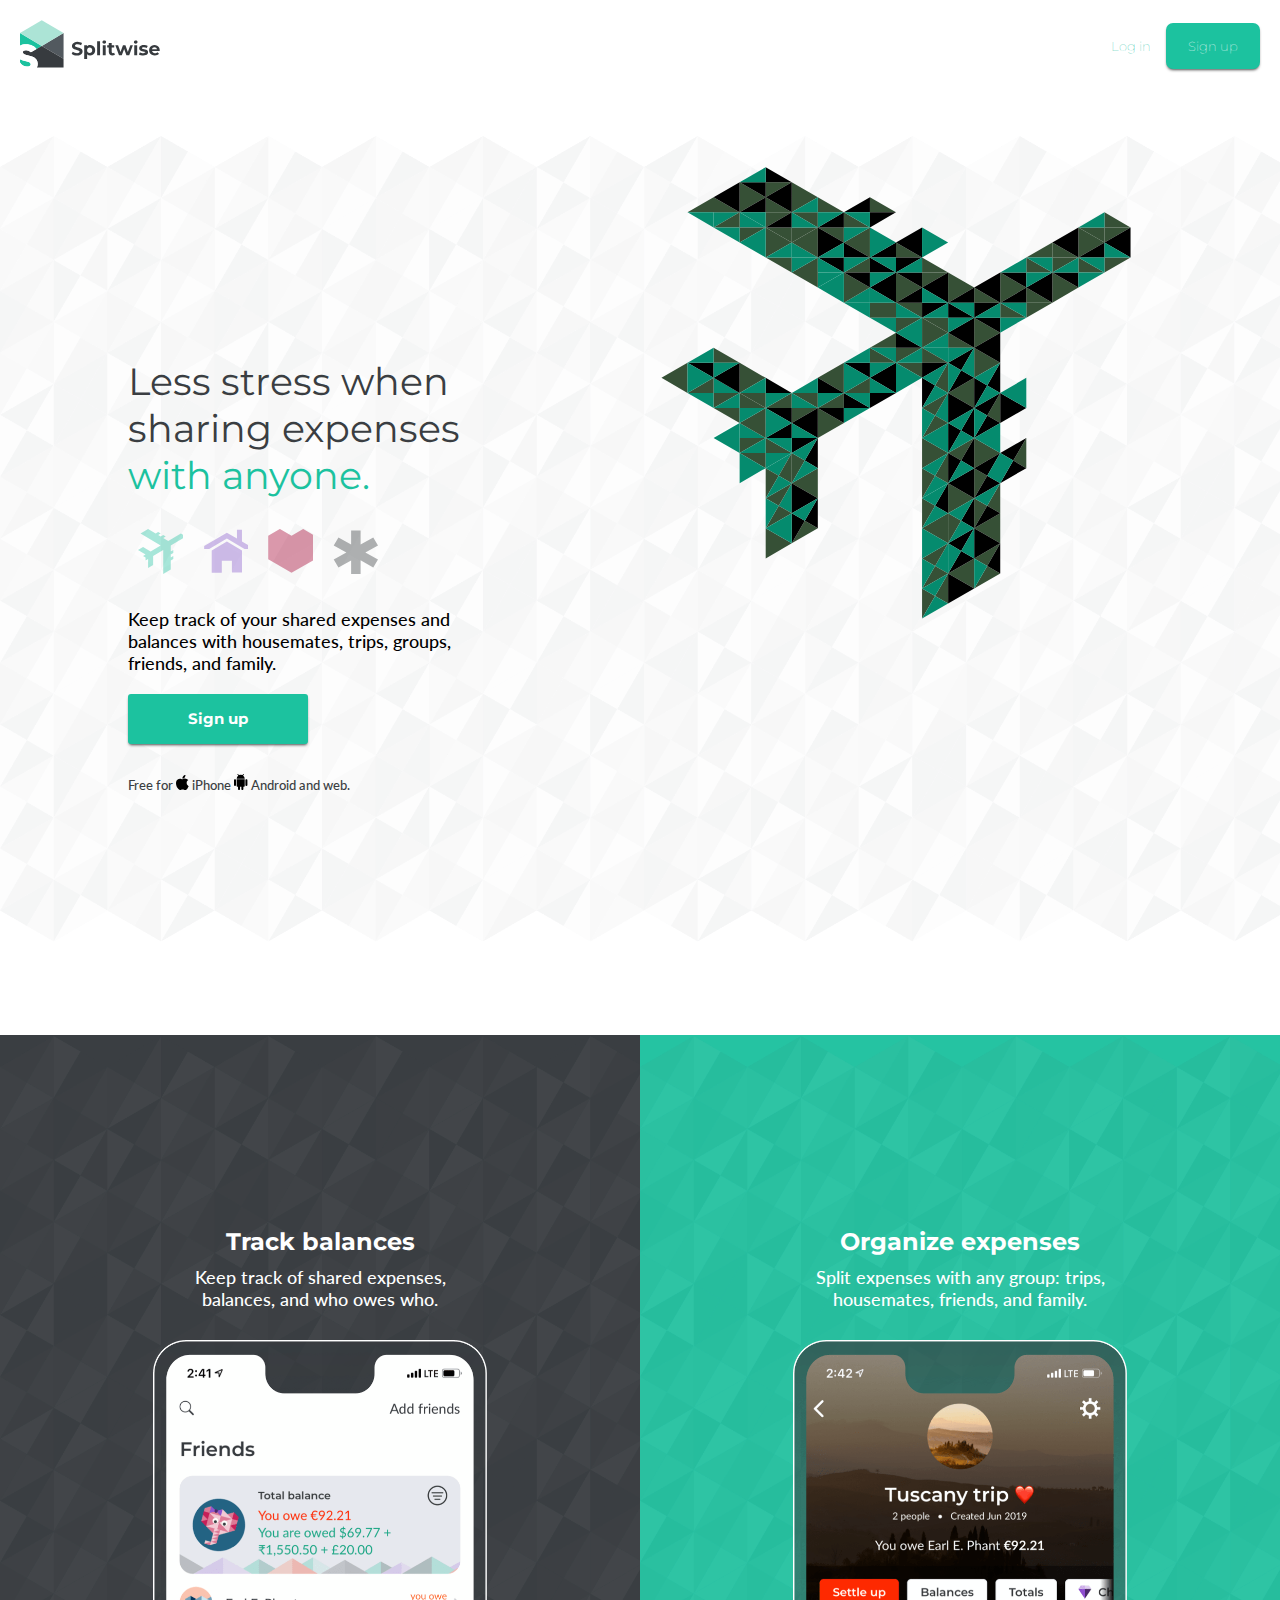
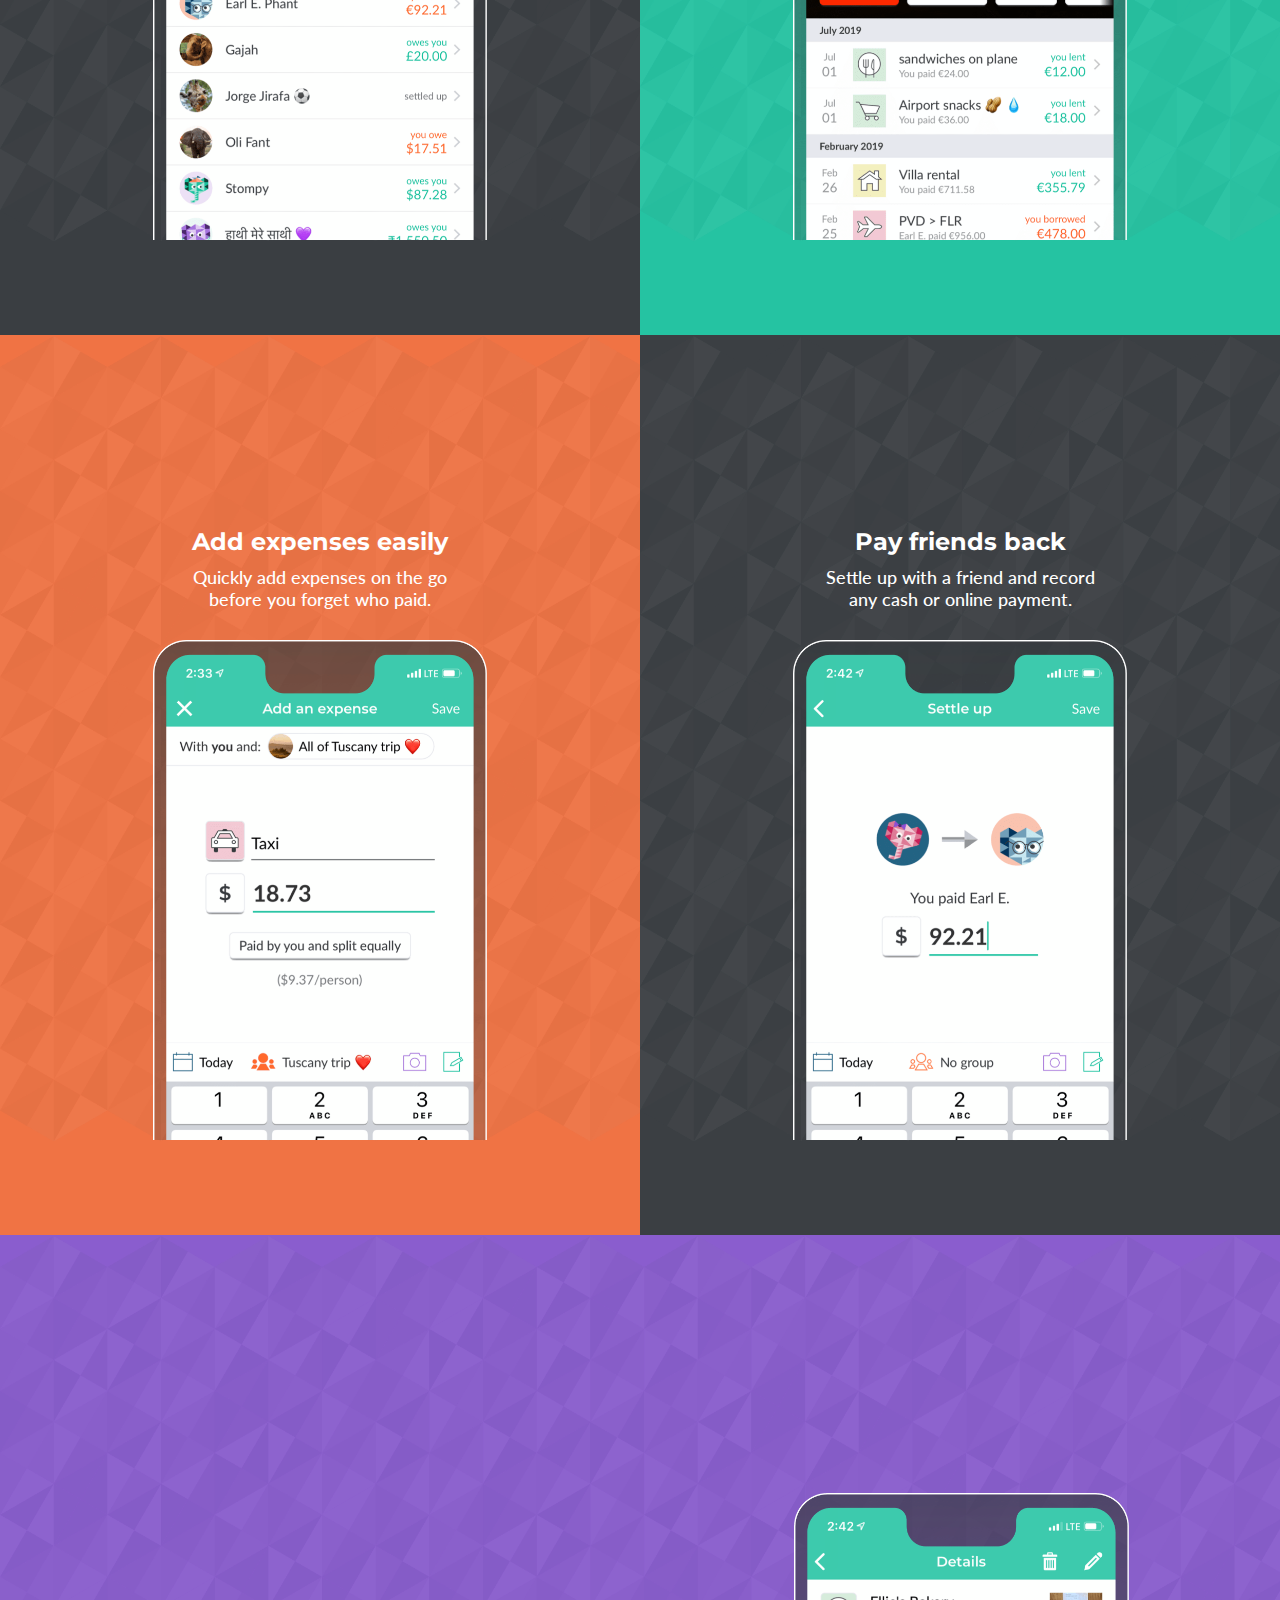
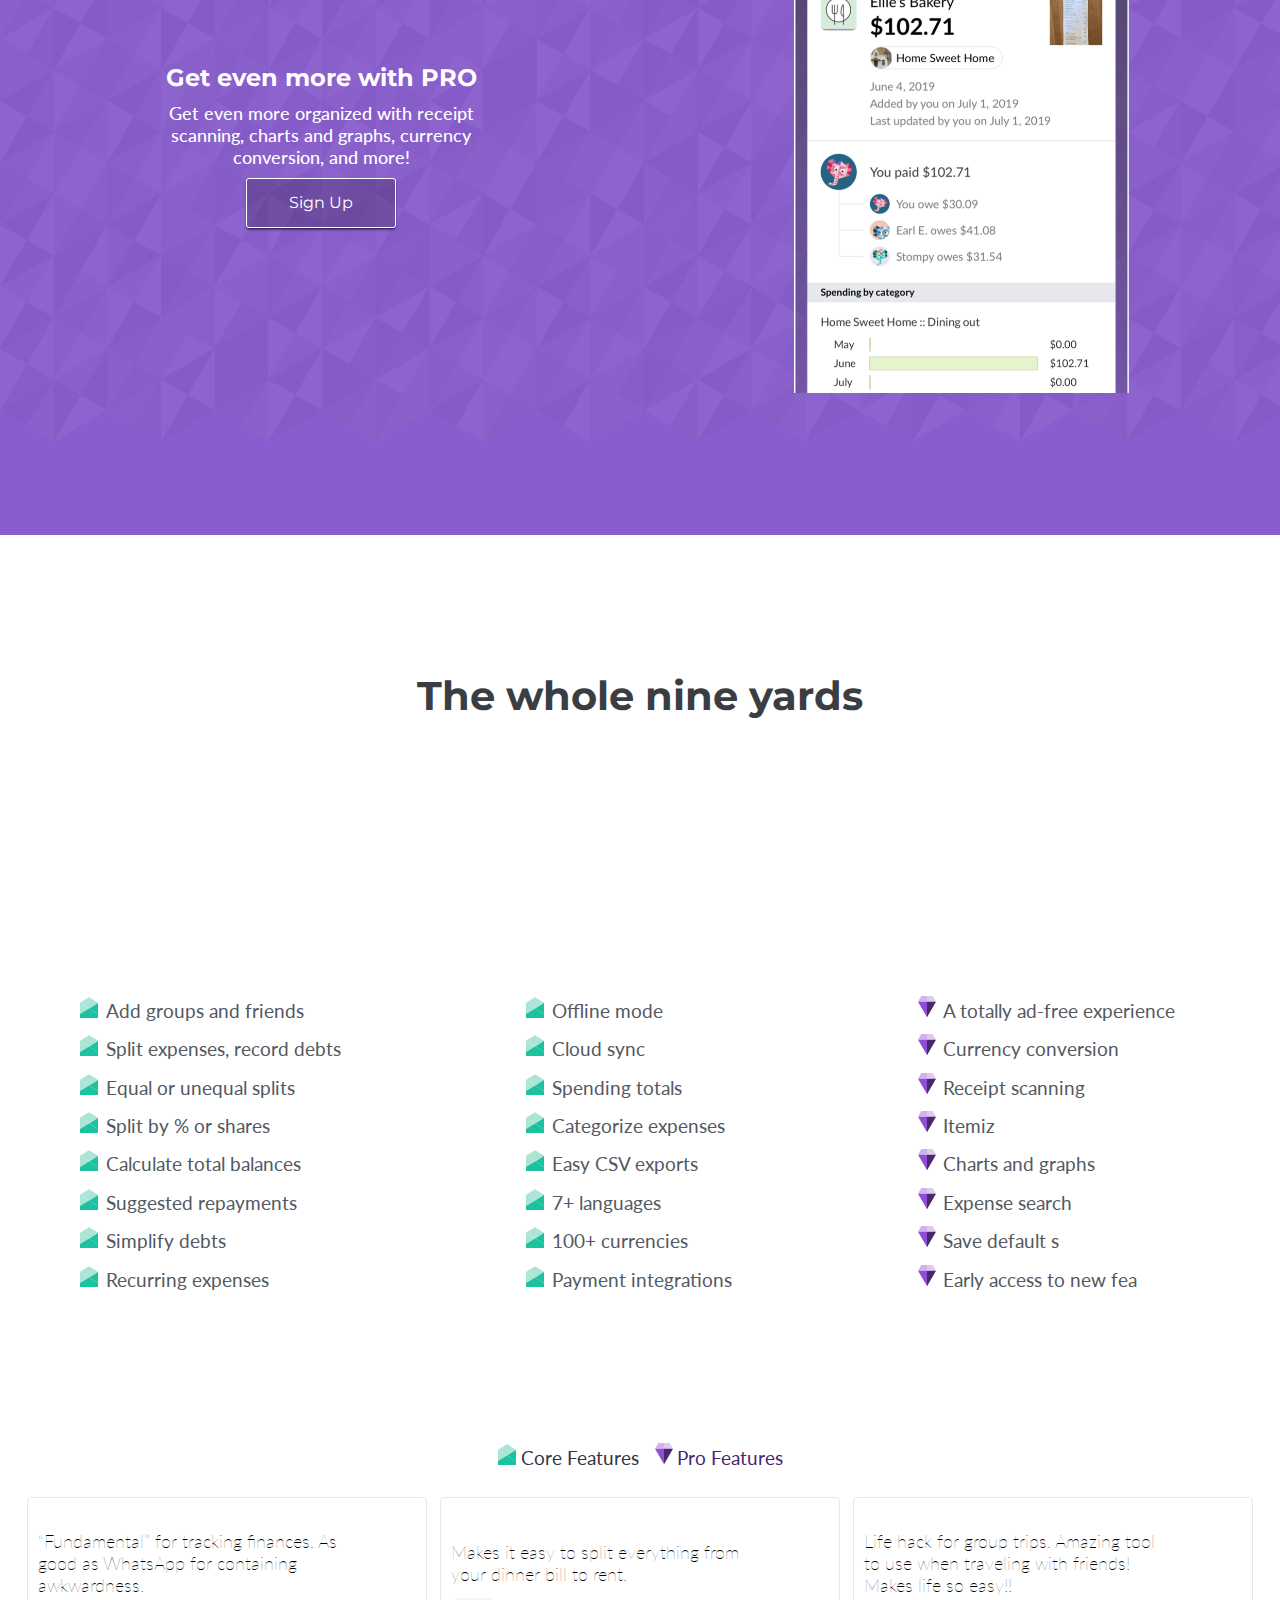
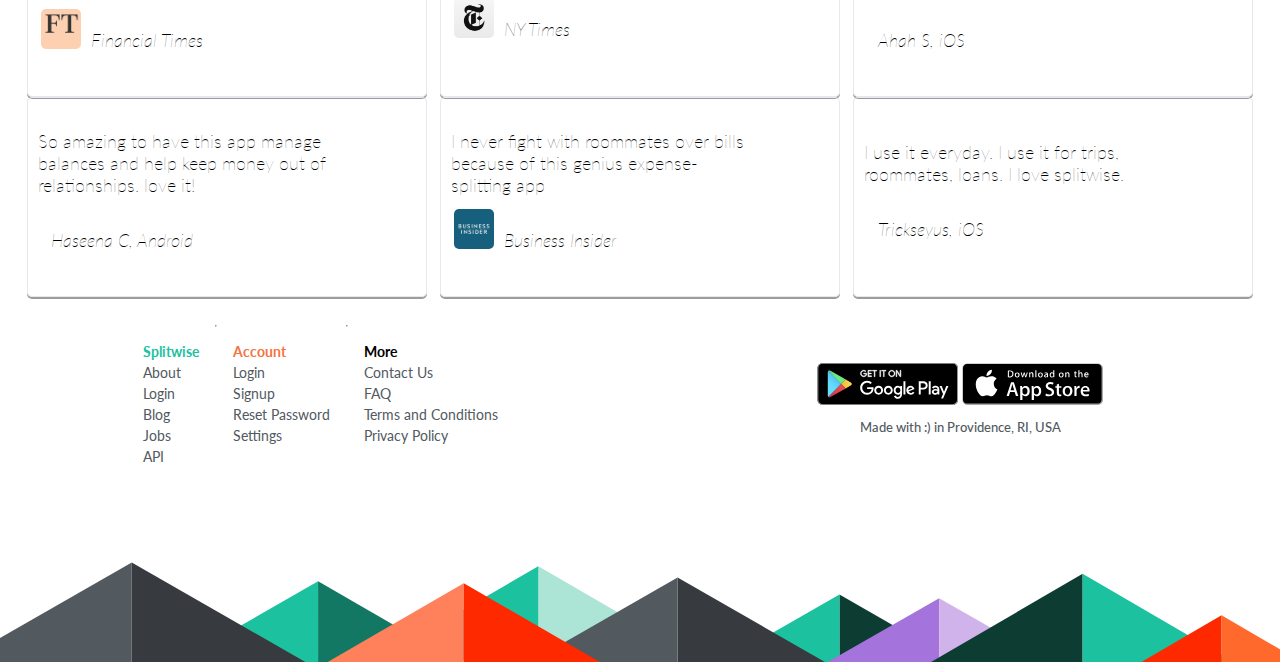
<file: splitwise/index.html>
<!DOCTYPE html>
<html lang="en">
<head>
    <meta charset="UTF-8">
    <meta name="viewport" content="width=device-width, initial-scale=1.0">
    <title>Splitwise</title>
    <!-- Google Fonts -->
    <link rel="preconnect" href="https://fonts.gstatic.com">
    <link href="https://fonts.googleapis.com/css2?family=Lato&family=Montserrat:wght@700&display=swap" rel="stylesheet">
    <link rel="stylesheet" href="style.css">
    <script src="https://code.jquery.com/jquery-3.5.1.js"></script>
    <script src="script.js"></script>
</head>
<body>    
    <nav>
        <ul>
            <li id="logo">
                
                <svg xmlns="http://www.w3.org/2000/svg" width="140" height="48" viewBox="0 0 140 48">
                    <path fill="#1CC29F" d="M16.543 28.966l5.232-3.073L0 13.103v12.631c1.632-.895 3.688-1.36 6.042-1.36 5.125 0 8.37 2.214 10.5 4.592M6.935 46.595c2.181 0 3.826-.654 3.826-2.327 0-1.71-2.11-2.364-4.72-3.02-1.942-.505-4.172-1.013-6.04-1.971v3.245c1.572 2.582 4.182 4.073 6.934 4.073"></path>
                    <path fill="#52595F" d="M43.55 38.683v-25.58l-21.775 12.79z"></path>
                    <path fill="#ACE4D6" d="M43.55 13.104L21.775.314 0 13.104l21.775 12.79z"></path>
                    <path fill="#373B3F" d="M21.775 25.893l-5.233 3.073-5.608 3.295c-1.433-1.16-3.256-1.996-4.928-1.996-2.038 0-3.075.69-3.075 1.964 0 1.473 1.419 2.175 3.384 2.745.412.119.847.233 1.3.347 4.326 1.054 10.117 2.4 10.117 8.437 0 1.268-.262 2.53-.836 3.683H43.55v-8.759l-21.775-12.79z"></path>
                    <path fill="#FFF" d="M7.615 35.32a37.409 37.409 0 0 1-1.3-.346c-1.965-.57-3.384-1.272-3.384-2.745 0-1.273 1.037-1.964 3.075-1.964 1.672 0 3.495.837 4.928 1.996l5.608-3.295c-2.131-2.378-5.375-4.593-10.5-4.593-2.355 0-4.41.466-6.042 1.36V39.278c1.869.958 4.099 1.465 6.042 1.972 2.61.655 4.719 1.309 4.719 3.019 0 1.673-1.645 2.327-3.826 2.327-2.752 0-5.362-1.49-6.935-4.073v4.92h16.896c.574-1.153.836-2.416.836-3.684 0-6.037-5.791-7.383-10.117-8.437"></path>
                    <path fill="#373B3F" d="M54.012 35.168c-.968-.285-1.747-.656-2.334-1.112l1.032-2.318c.562.418 1.23.754 2.005 1.007a7.43 7.43 0 0 0 2.324.38c.863 0 1.5-.13 1.912-.39.413-.259.619-.604.619-1.035a.994.994 0 0 0-.365-.788 2.768 2.768 0 0 0-.938-.504 18.837 18.837 0 0 0-1.547-.418c-1-.24-1.818-.48-2.455-.722a4 4 0 0 1-1.64-1.159c-.457-.532-.684-1.241-.684-2.128 0-.773.206-1.472.618-2.1.412-.626 1.034-1.123 1.866-1.49.83-.368 1.846-.552 3.046-.552a9.95 9.95 0 0 1 2.455.304c.8.203 1.5.494 2.1.874l-.938 2.337c-1.211-.696-2.424-1.045-3.636-1.045-.85 0-1.478.14-1.884.418-.406.279-.61.646-.61 1.102 0 .456.235.795.704 1.016.468.223 1.184.441 2.146.656 1 .241 1.818.482 2.456.722.637.241 1.183.621 1.64 1.14.455.52.685 1.223.685 2.11 0 .76-.21 1.453-.63 2.08-.418.627-1.045 1.124-1.883 1.491-.838.367-1.856.551-3.055.551-1.037 0-2.04-.142-3.009-.427zm17.49-2.85c.481-.513.722-1.2.722-2.062 0-.86-.241-1.548-.722-2.061-.48-.513-1.097-.77-1.846-.77-.75 0-1.366.257-1.847.77-.48.513-.722 1.2-.722 2.061 0 .862.241 1.549.722 2.062.48.513 1.097.77 1.847.77s1.365-.257 1.846-.77zm1.218-6.67a4.681 4.681 0 0 1 1.81 1.844c.437.792.656 1.713.656 2.764 0 1.052-.219 1.973-.656 2.764a4.683 4.683 0 0 1-1.81 1.844c-.768.437-1.62.655-2.558.655-1.287 0-2.3-.411-3.037-1.235v4.77H64.2V25.144h2.794v1.178c.725-.886 1.78-1.33 3.168-1.33.937 0 1.79.219 2.558.656zm4.414 9.72V21.268h2.925v14.098h-2.925zm5.643 0V25.144H85.7v10.222h-2.924zm.15-12.123a1.552 1.552 0 0 1-.506-1.178c0-.468.169-.861.506-1.178.338-.316.775-.475 1.312-.475s.975.152 1.312.456c.338.304.506.684.506 1.14 0 .494-.168.903-.506 1.225-.337.323-.775.485-1.312.485s-.974-.158-1.312-.475zm11.997 11.628c-.288.216-.64.377-1.06.485-.418.107-.859.161-1.321.161-1.2 0-2.127-.31-2.784-.93-.656-.621-.983-1.533-.983-2.737v-4.427H87.22v-2.28h1.556v-2.26H91.7v2.26h2.511v2.28H91.7v4.39c0 .43.11.762.327.997.22.234.529.351.929.351.462 0 .856-.126 1.18-.38l.788 2.09zm17.957-9.728l-3.656 10.222h-2.812l-2.268-6.346-2.343 6.346H98.99l-3.636-10.222h2.756l2.38 6.916 2.475-6.916h2.474l2.4 6.916 2.455-6.916h2.587zm1.369 10.222V25.145h2.924v10.222h-2.924zm.15-12.122a1.552 1.552 0 0 1-.507-1.178c0-.468.17-.861.507-1.178.337-.316.775-.475 1.312-.475s.975.152 1.312.456c.337.304.506.684.506 1.14 0 .494-.169.903-.506 1.225-.337.323-.775.485-1.312.485s-.975-.158-1.312-.475zm6.429 11.96c-.8-.208-1.437-.47-1.912-.788l.974-2.128c.45.292.994.53 1.631.712a6.728 6.728 0 0 0 1.875.276c1.238 0 1.856-.31 1.856-.931 0-.29-.169-.5-.506-.627-.337-.126-.857-.234-1.556-.323-.825-.126-1.507-.272-2.044-.437a3.158 3.158 0 0 1-1.396-.874c-.393-.418-.59-1.013-.59-1.786 0-.646.184-1.219.553-1.72.368-.5.906-.889 1.612-1.168.705-.278 1.54-.418 2.502-.418.712 0 1.422.08 2.128.238.706.158 1.29.377 1.752.655l-.973 2.11a5.766 5.766 0 0 0-2.907-.76c-.625 0-1.094.088-1.406.265-.312.177-.469.406-.469.684 0 .317.17.539.507.665.337.127.875.247 1.612.361.825.14 1.5.288 2.024.447a3.03 3.03 0 0 1 1.369.864c.387.418.58 1.001.58 1.748 0 .633-.187 1.197-.561 1.691-.376.494-.922.878-1.64 1.15-.72.272-1.572.408-2.56.408a9.694 9.694 0 0 1-2.455-.313zm11.998-7.4c-.45.38-.725.9-.825 1.558h4.967c-.1-.646-.375-1.162-.824-1.548-.45-.386-1-.58-1.65-.58-.663 0-1.219.19-1.668.57zm6.842 3.287h-7.63c.138.634.462 1.134.974 1.501.513.368 1.15.551 1.913.551.525 0 .99-.08 1.396-.237a3.371 3.371 0 0 0 1.134-.75l1.556 1.71c-.95 1.101-2.336 1.652-4.162 1.652-1.136 0-2.142-.224-3.017-.674-.875-.45-1.55-1.074-2.025-1.872-.475-.798-.712-1.703-.712-2.717 0-1 .234-1.903.703-2.707a4.954 4.954 0 0 1 1.931-1.881c.818-.45 1.734-.675 2.746-.675.987 0 1.88.215 2.68.646a4.694 4.694 0 0 1 1.885 1.853c.455.804.684 1.738.684 2.802 0 .038-.019.304-.056.798z"></path>
                </svg>
                
            </li>
            <li id="loginButton">Log in</li>
            <li id="signUpButton">Sign up</li>
        </ul>
    </nav>
    
    <div class="section" id="s1">
        <div id="hero-left">
            <div id="hero-heading">    
                Less stress when sharing expenses <span id="textColorChanger" style="color: #1CC29F">with anyone.</span> 
            </div>
            <ul class="hero-left-img">
                <li class="sm-icon sm-plane animate-slow">
                    <a href="#" class="text-green svg" id="plane">
                        
                    </a>
                </li>
                <li class="sm-icon sm-house animate-slow opacity-40">
                    <a href="#" class="text-purple svg" id="house">
                    </a>
                </li>
                <li class="sm-icon sm-heart animate-slow opacity-40">
                    <a href="#" class="text-red svg" id="heart">
                        
                    </a>
                </li>
                <li class="sm-icon sm-any animate-slow opacity-40">
                    <a class="text-grey svg" href="#" id="star">
                        
                    </a>
                </li>
            </ul>    
            <p>
                Keep track of your shared expenses and balances with housemates, trips, groups, friends, and family. 
            </p>
            <button id="signUpButton">Sign up</button>
            <p id="small">Free for 
                <span id="iphone-icon">
                    <svg class="inline fill-current mx-1" xmlns="http://www.w3.org/2000/svg" width="13" height="15">
                        <path d="M10.628 7.968c.03 2.268 2.064 3.033 2.064 3.062-.03.057-.324 1.077-1.091 2.126-.649.936-1.327 1.815-2.389 1.843-1.032 0-1.386-.595-2.566-.595-1.21 0-1.563.567-2.566.595-1.003.029-1.77-.992-2.448-1.9C.305 11.23-.728 7.827.659 5.53a3.877 3.877 0 0 1 3.215-1.871c1.032-.029 1.976.652 2.595.652.62 0 1.77-.794 2.979-.68.501 0 1.947.17 2.86 1.474-.058.056-1.71.964-1.68 2.864zM8.68 2.41c-.56.624-1.475 1.106-2.33 1.05-.118-.851.325-1.759.826-2.326C7.737.51 8.71.028 9.477 0c.118.879-.265 1.758-.796 2.41z"></path>
                    </svg>
                </span>  iPhone 
                <span id="android-icon">
                    <svg class="inline fill-current mx-1" xmlns="http://www.w3.org/2000/svg" width="14" height="16">
                        <path d="M2.68 12a.67.67 0 0 0 .67.667h.671V15c0 .553.449 1 1.005 1 .556 0 1.005-.447 1.005-1v-2.333h1.34V15c0 .553.45 1 1.006 1s1.005-.447 1.005-1v-2.333h.67c.369 0 .67-.3.67-.667V5.334h-8.04V12zM1.006 5.334C.45 5.334 0 5.78 0 6.334V11a1 1 0 0 0 1.005 1 1 1 0 0 0 1.005-1V6.334c0-.553-.449-1-1.005-1zm11.393 0c-.556 0-1.005.447-1.005 1V11a1 1 0 0 0 1.005 1 1 1 0 0 0 1.005-1V6.334c0-.553-.449-1-1.005-1zM9.068 1.44l.874-.87a.33.33 0 0 0 0-.47.335.335 0 0 0-.473 0l-.991.983a4.012 4.012 0 0 0-3.562.003L3.92.097a.335.335 0 0 0-.472 0 .33.33 0 0 0 0 .47l.878.874A3.998 3.998 0 0 0 2.68 4.667h8.042a3.98 3.98 0 0 0-1.656-3.226zm-.691 1.892c.185 0 .335-.15.335-.333a.334.334 0 0 0-.335-.333.334.334 0 0 0-.335.333c0 .184.15.333.335.333zm-3.35 0c.184 0 .334-.15.334-.333a.334.334 0 0 0-.335-.333.334.334 0 0 0-.335.333c0 .184.15.333.335.333z"></path>
                    </svg>
                    
                </i>Android and web.</p>
                
            </div>
            <div id="hero-right">
                <div id="svgLists"> 
                    <li class="svg" id="lg-plane">
                        <svg xmlns="http://www.w3.org/2000/svg" viewBox="0 0 600 600" class="lg-icon">
                            <path class="s-p28 ad1 adu1" d="M116.761 355.13h30.54l-30.54-17.633v17.632zm-30.54-70.53v17.632h30.54L86.221 284.6zm0-193.954v17.632l30.54-17.632h-30.54zm30.54 17.632h30.54l-30.54-17.632v17.632zm61.08 17.633v17.632h30.54l-30.54-17.632zm30.54 35.264v17.632l30.54-17.632h-30.54zm61.08 35.264v-17.632l-30.54 17.632h30.54zm91.62 52.897h-30.54l30.54 17.632v-17.633zM147.3 390.394l15.27 8.815 15.27-26.448-30.54 17.633zm15.27 44.08l15.27 8.816v-35.264l-15.27 26.448zm183.24 70.529l15.27 8.816v-35.264l-15.27 26.448zm-15.27-79.345l30.54-17.632-15.27-8.816-15.27 26.448zm30.54-88.16v-35.266l-15.27 26.449 15.27 8.816z"></path>
                            <path class="s-p3 ad4 adu2" d="M513.78 143.542l-30.54-17.632v17.633h30.54l30.54-17.633-30.54-17.632v35.264zm30.54-35.264v17.633l30.54-17.633h-30.54zM452.7 214.071l-30.54-17.632v17.632h30.54zm-30.54-17.632l30.54-17.632-30.54-17.633v35.265zm30.54-17.632v17.632h30.54l-30.54-17.633v.001zm30.54 17.632l30.54-17.632-30.54-17.633v35.265zm-91.62 52.897l30.54-17.633-30.54-17.632v35.264zM86.222 266.967h30.54l-30.54-17.633v17.633zm30.54 0v35.264l30.54-17.631-30.54-17.633zm30.54 35.264h-30.54l30.54 17.633v-17.632zm61.08 17.632h-30.54v17.633l30.54-17.632zm-61.08 0h30.54v-17.632l-30.54 17.632zm91.62-229.218l-30.54-17.632v17.632h30.54zm-122.16 0l30.54-17.633-30.54-17.632v35.265zm30.54 0h30.54L147.3 73.014v17.632zm0-35.264v17.632l30.54-17.632H147.3zm0 52.896l30.54 17.633V108.278H147.3zm152.7 35.265h30.54L300 125.91v17.633zm-30.54-70.53v17.633H300l-30.54-17.632zm122.16 105.794l-30.54-17.632v35.264l30.54-17.632zm30.54 17.632l-30.54-17.632v17.632h30.54zM300 161.175v35.264l30.54-17.632L300 161.175zm0 35.264l30.54 17.633v-17.633H300zm61.08-35.264h-30.54v17.632l30.54-17.632zm-152.7-52.897V90.646h-30.54l30.54-17.632-30.54-17.632v35.264l30.54 17.632-30.54 17.632 30.54 17.633v-35.265l30.54 17.633V108.278h-30.54zm30.54-17.632v17.632h30.54l-30.54 17.632 30.54 17.632v-35.264l-30.54-17.632zm30.54 70.529v-17.633l-30.54 17.633h30.54zm91.62 88.16h30.54l-30.54-17.631v17.631zm-30.54-35.264l30.54 17.633V214.07h-30.54zm-152.7 264.484l30.54-17.633-15.27-8.816-15.27 26.449zm30.54-52.897v-35.264l-30.54 17.632 15.27-26.448-15.27-8.817v35.265l30.54 17.632zm213.78-17.632l-15.27 26.448 15.27 8.816v-35.264zm-30.54 88.161L361.08 513.82l30.54 17.633 30.54-17.633-15.27-8.816-15.27 26.448v-35.264zm-30.54-52.897v35.265l15.27-26.448-15.27-8.817zm45.81-114.61l15.27 8.817v-35.265l-15.27 26.449zm45.81 61.714v-35.265l-15.27 26.448 15.27 8.817zM391.62 284.6l30.54-17.632-30.54-17.632V284.6zm0 0l-30.54 17.633 30.54 17.632v-35.264zm-15.27 96.978l15.27-26.448-30.54 17.632 15.27 8.816zm15.27-26.449v70.529l-30.54-17.632v35.265l30.54-17.633v35.264l30.539 17.633-30.54 17.632 15.27 8.816 15.27-26.448V443.29l-30.54 17.632 15.27-26.448-15.27-8.816 15.27-26.448-15.269-8.816 30.54-17.632-30.54-17.633z"></path>
                            <path class="s-p0 ad3 adu2" d="M452.7 143.542v17.633h30.54l-30.539-17.632h30.54V125.91l-30.54 17.632zm30.54 17.633l30.54-17.633h-30.54v17.633zm61.08 0l30.54-17.633h-30.54v17.633zm0-52.897h-30.54l30.54 17.633v-17.633zm0-17.632v17.632h30.54l-30.54-17.632zM452.7 214.071l30.54-17.632H452.7v17.632zm61.08-52.896h30.54l-30.54-17.633v17.633zM86.22 319.865l30.541 17.632v-17.632h-30.54zm30.541-17.632v17.632h30.54l-30.54-17.632zm30.54 17.632l-30.54 17.632 30.54 17.632h-30.54v17.632l30.54-17.632v17.632h30.54L147.3 355.13v-35.264zm-91.62-17.633v-35.264L25.141 284.6l30.54 17.633h30.54V284.6l-30.54 17.632zm30.54 17.632l30.54-17.632h-30.54v17.632zm30.54 52.897l30.54 17.632v-17.632h-30.54zM86.22 73.014l-30.54 17.632h61.08L86.22 73.014zm30.54 35.264V90.646l-30.54 17.632h30.54zm61.08 52.897v-17.633H147.3l30.54 17.633zm-30.54-52.897v35.265l30.54-17.632 30.54-17.633h-30.54v17.632l-30.54-17.632 30.54-17.632H147.3v17.632h-30.54v17.632l30.54-17.632zm61.08 35.264l-30.54 17.633 30.54 17.632v-35.264zm30.54 17.633v35.264l30.54-17.632-30.54-17.632zm91.62-17.632v17.632h30.54l-30.54-17.632zm-61.08 123.425H300l-30.54-17.633v17.633zm61.08 0H300l30.54 17.632v-17.632zM300 196.439h-30.54v17.632H300V196.44zm0 35.264l-30.54 17.633H300v-17.633zm-61.08 35.265L208.38 284.6l30.54 17.632-30.54 17.633h30.54v-17.633h30.54V284.6l-30.54 17.632v-35.264zm-30.54 35.264h-30.54l30.54 17.633v35.264l30.54-17.632-30.54-17.632v-17.633zm122.16-52.897H300v17.633l30.54-17.632 30.54-17.632-30.54-17.633H300v17.632l30.54-17.632v35.264zm30.54 17.633l-30.54-17.632v17.632h30.54zM162.57 399.209l15.271 8.817V372.76l-15.27 26.448zm-15.27 26.45l15.27-26.45-15.269-8.815v35.264zm15.271 8.815l-15.27 26.448v35.265l30.54-17.632-30.54-17.632 30.54-17.633-15.27-8.816zm-15.27-8.816l15.27 8.816 15.27-26.448-30.54 17.632zm183.24 105.793v35.265l15.27-26.448-15.27-8.817 30.539-17.631-15.27 26.448 15.27 8.816v-35.265l-15.27-8.816-15.27 26.449zm0-35.264l15.27 8.816 15.27-26.448-30.54 17.632zm30.54-52.897l-30.54 17.633 30.54 17.632V443.29zm-30.54-17.632v35.265l15.27-26.449-15.27-8.816zm0-35.264v35.264l15.27-26.448-15.27-8.816 30.54-17.632-15.27 26.448 15.27 8.816v-35.264l-30.54-17.633v35.265zm30.54-52.897l-15.27-8.816-15.27 26.448 30.54-17.632zm-30.54-17.632l15.27 8.816 15.27-26.448-30.54 17.632zm15.27-26.449l15.27 8.816v-35.264l-15.27 26.448z"></path>
                            <path class="s-p2 ad4 adu3" d="M574.86 108.278l-30.54 17.633-30.54 17.631v-35.264l-30.54 17.632 30.54 17.633h30.54V125.91l30.54 17.632v-35.265zm-91.62 52.896l-30.54 17.632-30.54 17.633h30.54v-17.632l30.54 17.632v-35.264l30.54 17.631v-17.631h-30.54zm-61.08 0l30.54 17.632v-17.631h-30.54zM116.762 302.234v-35.265L86.221 284.6l30.54 17.633zm-30.54-35.265h-30.54l30.54 17.632v-17.632zm61.08 17.633v17.631h30.54l-30.54-17.631zm61.08 35.263l-30.54 17.632 30.54 17.633v-35.264l30.54 17.631v-17.632h-30.54zM147.3 355.13h30.54v-17.632L147.3 355.13zm30.54 17.632l30.54-17.632h-30.54v17.632zm0-52.897H147.3l30.54 17.633v-17.632zm0-211.586V90.646l-30.54 17.632h30.54zM147.3 55.382h-30.54l30.54 17.632V55.382zm0 17.632l30.54 17.632V55.381L147.3 37.75v17.633h30.54L147.3 73.014zm0 0l-30.54 17.632V55.382L86.22 73.014l30.54 17.632h30.54V73.014zm122.16 0l-30.54 17.632h30.54V73.014zM300 90.646h-30.54v17.632L300 90.646zm91.62 88.16l-30.54 17.633v-35.264l-30.54 17.632v-17.632H300l30.54-17.632V108.28L300 125.91l30.54 17.632H300v17.632l-30.54 17.632L300 196.44h30.54v-17.632L300 196.439v-35.264l30.54 17.633 30.54 17.632v17.632h30.54l-30.54 17.631 30.54 17.633 30.54 17.633-15.27 26.448 15.27 8.816v35.264l30.54-17.632-30.54-17.633V231.704l-30.54 17.632v-35.264l30.54-17.632v-35.265l-30.54 17.632zm0 17.633v17.632l-30.54-17.632h30.54v-17.632l30.539 17.632h-30.54zm30.54 17.632h-30.54l30.54 17.633V214.07zm-15.27 114.61l15.27-26.448-30.54 17.632 15.27 8.816zm0-35.265l-15.27-8.816v35.265l15.27-26.449zM300 143.543V125.91l-30.54 17.633v17.632H300l-30.54-17.632h30.54zm91.62 211.585v-35.263l-30.54-17.633 30.54-17.632-15.27-8.816-15.27 26.448v35.265l30.54-17.632-15.27 26.448 15.27 8.816 30.54-17.632-15.27-8.816-15.27 26.447zM269.46 178.807v-17.632h-30.54l30.54 17.632zm61.08 35.265l30.54-17.633h-30.54v17.633zm-91.62-105.794V90.646l-30.54 17.632v35.264l30.54-17.631-30.54-17.633h30.54zm0 17.633v17.632h30.54l-30.54-17.632zm-30.54 17.631l30.54 17.633v-17.633h-30.54zM300 302.232h-30.54v17.633L300 302.232v-35.264L269.46 284.6 300 302.232zm-30.54-35.264h-30.54l30.54 17.632v-17.632zm61.08 0V284.6l30.54-17.632h-30.54zM300 231.703v17.633h30.54L300 231.703zm-61.08 88.162h30.54l-30.54-17.633v17.632zm-30.54-17.633h30.54L208.38 284.6v17.632zm-30.54 176.323l15.27-26.449-15.269-8.816v35.265zm30.541-17.633v-35.264l-15.27 26.448 15.27 8.816zm-30.54-52.897v35.265l30.54-17.632-30.54-17.633zm30.54-17.631v-35.265l-15.27 26.449 15.27 8.816zM361.08 513.819v35.265l30.54-17.632-30.54-17.633 30.54-17.632-15.27-8.816-15.27 26.448zm91.62-158.69l-30.54 17.632 15.27 8.816 15.27-26.448zm-91.62 52.897l-15.27 26.448 15.27 8.816v-35.264l30.54 17.632-15.27 26.448 15.27 8.817-30.54 17.632 15.27 8.816 15.27-26.448v35.264l30.54-17.632-15.27 26.448 15.27 8.816v-35.264l-30.54-17.633 30.54-17.632-15.27-8.816-15.27 26.448V425.66l30.54-17.633-15.27-8.816-15.27 26.448v-35.264l15.27 8.816 15.27-26.448-30.54 17.632-30.54 17.632zm91.62-17.632l-15.27-8.817-15.27 26.449 30.54-17.632zm-91.62-52.897v35.264l15.27-26.448-15.27-8.816zm0-70.53l15.27 8.817 15.27-26.448-30.54 17.632zm0 105.795v35.264l15.27-26.448-15.27-8.816zm30.54 17.632v-35.265l-15.27 26.449 15.27 8.816zM330.541 284.6v35.265l15.27-26.449-15.27-8.816z"></path>
                            <path class="s-p1 adu1" d="M544.32 125.91v17.633h30.54l-30.54-17.632zm0-35.264l-30.54 17.632h30.54V90.646zM452.7 214.071V196.44h-30.54l30.54 17.632zm0-35.265l30.54-17.631H452.7v17.631zm0-35.264l-30.54 17.633h30.54v-17.633zm61.08 0l-30.54 17.632v-17.631H452.7l30.54 17.632h30.54v-17.632l30.54 17.632h-30.54v17.631l30.54-17.631v-17.632h-30.54v-.001zm-91.62 88.162l30.54-17.633h-30.54v17.633zm-30.54-17.633h30.54V196.44l-30.54 17.632zM86.222 319.865h30.54v-17.633l-30.54 17.632zm-30.54-17.632l30.54-17.632-30.54-17.633v35.264l30.54 17.633v-17.633h-30.54zm61.08 35.264l30.54-17.632h-30.54v17.632zm-30.54-88.162l-30.54 17.633h30.54v-17.633zm30.54 17.633h-30.54V284.6l30.54-17.632zm30.54 123.425l30.54-17.632H147.3v17.632zm-30.54-52.896l-30.54 17.632 30.54 17.632v35.265l30.54-17.632-30.54-17.633h30.54V355.13l-30.54 17.632v-35.264zm61.08 17.632H147.3l30.54 17.632V355.13zm-30.54-35.264v35.264l30.54-17.632-30.54-17.632 30.54-17.632H147.3v17.632zm0-35.264l-30.54 17.631h30.54v-17.631zm30.54 52.896v17.632h30.54l-30.54-17.632zm30.54-264.483l-30.54 17.632h30.54V73.014zm0 35.264l30.54-17.632h-30.54v17.632zm30.54-17.632l30.54 17.632V90.646h-30.54zM147.3 37.749l-30.54 17.633h30.54V37.749zm0 105.793V90.646h-30.54l30.54 17.632-30.54 17.632 30.54 17.633h30.54V125.91l-30.54 17.631zm-30.54-17.632v-17.632h-30.54l30.54 17.632zm-30.54-35.264h-30.54l30.54 17.632V90.646zm91.62 17.632h30.54l-30.54-17.632v17.632zm61.08 52.896l-30.54-17.632v17.633h30.54l-30.54 17.631 30.54 17.633v-35.264l30.54-17.633h-30.54v17.632zm91.62-52.896v35.265l30.54-17.632-30.54-17.633zm-61.08 35.265L300 125.91l-30.54-17.633v35.265L300 161.175v-17.632h-30.54zm-91.62 17.632l30.54-17.633h-30.54v17.633zm91.62 0v17.632L300 161.175h-30.54zm61.08-17.632L300 161.175h30.54v-17.632zm30.54 52.896l30.54 17.632V196.44h-30.54zm-91.62-17.632v17.632H300l-30.54-17.632zm-30.54 17.632l30.54 17.632V196.44h-30.54zm30.54 17.632L300 231.703v-17.632h-30.54zm61.08-17.632h30.54l-30.54-17.632v17.632zm-91.62-70.528l-30.54 17.632h30.54V125.91zm0-17.633v17.633l30.54-17.633h-30.54zm-61.08 193.954h30.54V284.6l-30.54 17.632zm91.62-17.631l-30.54-17.633h30.54v-17.633l-30.54 17.633v35.264h-30.54v17.632l-30.54-17.632v17.632h30.54l30.54-17.632 30.54 17.632v-17.632h-30.54l30.54-17.631zm0-.001L300 266.968h-30.54V284.6zm0 0v17.632H300L269.46 284.6zM300 231.704l30.54 17.633L300 266.968h30.54V214.071L300 231.703zm61.08-35.264l-30.54 17.632h30.54V196.44zM300 302.233l30.54-17.632L300 266.968v35.264zm61.08-52.898v-17.631l-30.54 17.631h30.54zM300 196.44v17.632h30.54L300 196.44zm0 52.897h-30.54L300 266.967v-17.633zm-61.08 88.16l30.54-17.631h-30.54v17.631zm122.16-105.792l30.54-17.633h-30.54v17.633zM147.3 425.658l30.54-17.632-15.27-8.816-15.27 26.448zm0 35.264l15.27-26.448-15.27-8.816v35.264l30.54 17.633V443.29l-30.54 17.632zm45.81-8.816l15.27-26.448-30.54 17.632 15.27 8.816zm15.27-61.712l-15.27-8.816-15.27 26.448 30.54-17.632zm0-35.265l-30.54 17.632 15.27 8.817 15.27-26.45zm152.7 193.955l-15.271-8.816-15.27 26.448 30.54-17.632zm30.54-88.161l-15.27-8.817-15.27 26.449 30.54-17.632zm-61.08 0l30.54-17.633-15.27-8.816-15.27 26.448v35.265l30.54-17.632v35.264l15.27-26.448-15.27-8.816-30.54-17.633zm15.27 79.345l15.27-26.449-30.54 17.633 15.27 8.816zm45.809-44.081v-35.264l-15.27 26.448 15.27 8.816zm15.27 8.816l-15.27-8.816v35.265l15.27-26.449zm-76.35-8.816v35.265l15.27-26.45-15.27-8.815zm0-70.529l15.27 8.816 15.27-26.448-30.54 17.632zm45.81-44.08l-15.27 26.448 30.54-17.632-15.27-8.816zm0 70.529l15.27-26.449-30.54 17.632 15.27 8.816zm30.54-52.897l15.27 8.816-30.54 17.632 15.27 8.816 15.27-26.448 15.27-26.449-15.27-8.815-15.27 26.448zm-15.27-44.081l-15.27-8.816-15.27 26.448v-35.264l-30.54 17.632 15.27-26.448-15.27-8.816v35.264l30.54 17.632 30.54-17.632 30.54 17.632v-35.264l-30.54 17.632 15.27-26.448-15.27-8.816 30.54-17.632-15.27-8.817-15.27 26.449v35.264zM330.541 284.6l15.27 8.816 15.27-26.447v35.263l-15.27-8.816-15.27 26.449 30.54-17.633 15.27-26.448-15.27-8.816-30.54 17.632zm30.54-17.632l30.54-17.633h-30.54v17.633zM345.81 399.21l15.27-26.449-30.54 17.633 15.27 8.816zM452.7 284.6l-30.54 17.632 30.54 17.633V284.6zm-91.62 52.897l15.27 8.816 15.27-26.448-30.54 17.632zm30.54-88.161l-15.27 26.448 15.27 8.816v-35.264zm30.54 17.632L391.62 284.6l15.27 8.816 15.27-26.448z"></path>
                        </svg>
                    </li>
                    <li class="svg hidden" id="lg-house">
                        <svg xmlns="http://www.w3.org/2000/svg" viewBox="0 0 600 600" class="lg-icon">
                            <path class="s-h8 ad1 adu1" d="M483.24 143.542v17.632H452.7zM269.46 90.646v17.632h-30.54zM177.84 178.807l30.54-17.632v35.264zM86.22 196.439v17.632H55.68zM452.7 90.646l30.54-17.633v17.633"></path>
                            <path class="s-h9 ad2 adu2" d="M452.7 90.646V73.013h30.54L452.7 90.646"></path>
                            <path class="s-h7 ad3 adu3" d="M544.32 249.335h30.54v-17.632l-30.54 17.632zm-61.08-35.264H452.7v17.632l30.54-17.632v35.265l30.54-17.633-30.54-17.632zm30.54 0v17.632l30.54-17.632h-30.54zm-30.54-35.265L452.7 196.44h30.54v-17.633zm-61.08-35.264l30.54-17.633-30.54-17.632v35.265zm61.08-35.265H452.7v17.633l30.54 17.632v-35.265zm-91.62 88.162h30.54v-17.632l-30.54 17.632zm61.08 0v-35.264l30.54-17.633H452.7v17.632l-30.54 17.633 30.54 17.632-30.54 17.632h30.54v-17.632zM300 73.014l-30.54 17.632L300 108.278V73.013zm0 70.529v-35.265l-30.54 17.633L300 143.543zm61.08 17.632v-17.633h30.54V125.91l-30.54 17.632v-35.264l-30.54-17.632L300 108.278l30.54 17.633V108.278h30.54l-30.54 17.632 30.54 17.632-30.54 17.633h30.54zm-183.24 17.632l-30.54 17.632h30.54v-17.632zm61.08-35.265v-35.264l-30.54 17.633 30.54 17.632-30.54 17.631v35.265l30.54-17.633-30.54-17.631h30.54v-17.632h30.54V125.91l-30.54 17.632zm-61.08 0h30.54V125.91l-30.54 17.632zM55.68 249.335h30.54v-17.631l-30.54 17.631zm61.08.001v-35.265l-30.54 17.633 30.54 17.632zm0-70.529l-30.54 17.632 30.54 17.632v-35.264zm30.54-17.632l-30.54 17.632 30.54 17.632-30.54 17.632 30.54 17.633V214.07h30.54L147.3 196.44v-35.264zm122.16 0h-30.54v17.632l30.54-17.632zM55.68 249.336v-35.265l-30.54 17.633 30.54 17.632zm0 17.632v-17.632l-30.54 17.632h30.54zm335.94-105.794l-30.54 17.633h30.54v-17.633zm91.62-88.16V37.748L452.7 55.38l30.54 17.632zm-61.08 0v17.632h30.54l-30.54-17.633zm0-35.265v35.264l30.54-17.632-30.54-17.632z"></path>
                            <path class="s-h9 ad4 adu4" d="M483.24 284.6l-30.54 17.632v-35.265zM452.7 302.232h30.54v17.632zM391.62 231.703v17.632h-30.54z"></path>
                            <path class="s-h9 ad5 adu1" d="M330.54 231.704l30.54-17.633v35.265zM330.54 249.335v17.633L300 249.335zM300 284.6l30.54-17.632v35.264z"></path>
                            <path class="s-h8 ad4 adu1" d="M300 249.335v17.633h-30.54z"></path>
                            <path class="s-h9 ad1 adu2" d="M300 284.6v17.632h-30.54zM422.16 284.6l30.54-17.632v35.264zM422.16 284.6v17.632h-30.54zM361.08 284.6l30.54 17.632v-35.265zM361.08 284.6v-17.632h-30.54z"></path>
                            <path class="s-h9 ad2 adu3" d="M391.62 266.968l-30.54-17.633v17.633z"></path>
                            <path class="s-h9 ad3 adu1" d="M269.46 231.703L300 214.071v35.264zM269.46 231.703l-30.54 17.632v-35.264zM269.46 266.968v-17.633H300z"></path>
                            <path class="s-h9 ad4 adu4" d="M483.24 496.185v17.633H452.7zM422.16 496.186l-30.54 17.632v-35.264z"></path>
                            <path class="s-h9 ad1 adu4" d="M422.16 496.186l30.54-17.632v35.264zM422.16 460.921v17.633h-30.54z"></path>
                            <path class="s-h9 ad5 adu3" d="M361.08 496.186v-17.632h30.54z"></path>
                            <path class="s-h8 ad2 adu1" d="M422.16 390.393l30.54-17.632v35.264z"></path>
                            <path class="s-h9 ad3 adu2" d="M422.16 390.393v17.632h-30.54zM452.7 337.496v17.632h-30.54zM361.08 390.393l30.54-17.632v35.264zM361.08 390.393v17.632h-30.54zM391.62 337.496l-30.54 17.633v-35.265z"></path>
                            <path class="s-h9 ad1 adu1" d="M391.62 337.497l30.54-17.633v35.265zM391.62 302.232v17.632h-30.54zM452.7 443.29v17.631h-30.54z"></path>
                            <path class="s-h9 ad5 adu4" d="M330.54 337.496L300 355.128v-35.264zM330.54 337.497v-17.633h30.54z"></path>
                            <path class="s-h9 ad4 adu1" d="M391.62 443.289l30.54 17.633v-35.265zM391.62 443.29v-17.633h-30.54z"></path>
                            <path class="s-h9 ad3 adu3" d="M483.24 390.392l-30.54 17.633V372.76z"></path>
                            <path class="s-h8 ad5 adu2" d="M452.7 408.025h30.54v17.632z"></path>
                            <path class="s-h9 ad2 adu3" d="M452.7 372.76l30.54-17.632v17.632z"></path>
                            <path class="s-h9 adu1" d="M300 390.393l30.54-17.633v35.265z"></path>
                            <path class="s-h8 ad1 adu4" d="M208.38 337.497l30.54-17.633v35.265z"></path>
                            <path class="s-h9 ad4 adu2" d="M208.38 337.496v17.633h-30.54zM238.92 284.6l30.54-17.632v35.264zM238.92 284.6v17.632h-30.54zM147.3 337.497l30.54-17.633v35.265zM147.3 337.496v17.633h-30.54zM147.3 355.129v17.632l-30.54-17.632zM177.84 284.6l30.54-17.632v35.264zM177.84 249.335v17.633H147.3z"></path>
                            <path class="s-h9 ad3 adu1" d="M177.84 284.6v17.632H147.3z"></path>
                            <path class="s-h9 adu1" d="M116.76 390.393l30.54-17.632v35.264z"></path>
                            <path class="s-h9 ad2 adu3" d="M238.92 390.393l30.54-17.632v35.264zM238.92 390.393v17.632h-30.54z"></path>
                            <path class="s-h9 ad5 adu2" d="M177.84 390.393l30.54 17.632v-35.264zM177.84 390.393v-17.632H147.3z"></path>
                            <path class="s-h9 ad1 aud3" d="M208.38 372.76l-30.54-17.631v17.632zM177.84 372.76V355.13L147.3 372.76z"></path>
                            <path class="s-h9 adu1" d="M269.46 337.496l-30.54 17.632v-35.264z"></path>
                            <path class="s-h8 ad3 adu1" d="M238.92 355.128h30.54v17.633z"></path>
                            <path class="s-h9 adu3" d="M238.92 319.864l30.54-17.632v17.632z"></path>
                            <path class="s-h9 ad1 adu3" d="M208.38 231.703v17.632h-30.54z"></path>
                            <path class="s-h9 ad4 adu1" d="M177.84 496.187l30.54-17.633v35.265zM177.84 496.186v17.632H147.3zM208.38 408.025v17.632h-30.54zM208.38 443.29v17.631h-30.54z"></path>
                            <path class="s-h9 ad5 adu2" d="M147.3 443.29v-17.633h30.54z"></path>
                            <path class="s-h9 ad2 adu1" d="M116.76 496.186l30.54-17.633v35.265z"></path>
                            <path class="s-h4 ad3 adu3" d="M25.14 266.968l30.54-17.632H25.14v17.632zm488.64 0v-17.633h-30.54l30.54 17.633zm0-17.633h30.54l-30.54-17.632v17.632zm61.08 17.633l-30.54-17.633v17.633h30.54zm-91.62-105.793H452.7l30.54 17.631v-17.631zm0 52.896h30.54v-17.632h-30.54v17.632zM422.16 73.013l30.54 17.633V73.013h-30.54zm61.08 17.632H452.7l30.54 17.633V90.645zM452.7 55.381v17.632h30.54L452.7 55.381zm0 52.897V90.645l-30.54 17.633h30.54zm0 17.632v17.632h30.54L452.7 125.91zm-61.08 17.632v17.633l30.54-17.633h-30.54zm61.08 17.633v-17.633h-30.54v17.633h30.54zm-30.54 0h-30.54l30.54 17.631v-17.631zm-152.7-70.53v17.633H300l-30.54-17.633zm0 17.633h-30.54l30.54 17.632v-17.632zM300 90.646v17.632l30.54-17.632H300zm0 52.896h-61.08l30.54 17.633L300 143.542zm30.54-17.631L300 143.543h30.54V125.91zm.177 35.162l30.273 17.887.178-17.631-30.364-.306 30.276-17.48v17.632h30.54l-30.54-17.633 30.54-17.632-30.54-17.632v35.264h-30.54v17.633l.177-.102zm-152.877.102H147.3l30.54 17.632v-17.632zm0-17.633v17.633h30.54l-30.54-17.633zm0 52.897v17.632l30.54-17.632h-30.54zm-91.62 0v17.632h30.54L86.22 196.44zm30.54 0v17.632l30.54-17.632h-30.54zm-30.54 17.632H55.68l30.54 17.632v-17.632zm0 35.264v17.633l30.54-17.633H86.22zm305.222-52.897l.178-17.631-30.538-.308 30.36 17.939zM452.7 37.748v17.633l30.54-17.632H452.7zm-91.62 176.323l-30.54-17.632v17.632h30.54zm-61.08 0l30.54 17.632v-17.632H300zm30.54 52.897L300 249.335h30.54v-17.632L300 249.335v17.633h30.54zm30.54-17.633h-30.54v17.633l30.54-17.633zM300 284.6v-17.631h-30.54L300 284.599zm0 35.265l30.54-17.632H300v17.632zm0-141.057v17.632h30.54L300 178.807zM361.08 284.6l-30.54 17.632h30.54V284.6zm91.62-17.632l-30.54-17.633v17.633h30.54zm-61.08-17.633v17.633l30.54-17.633h-30.54zm30.54 35.265l-17.01-9.821 17.01 9.82v-17.631h-30.54v35.264h-30.54v17.632l30.54 17.632v-17.632h-30.54l30.54-17.632v17.632h30.54l-30.54-17.632 30.54-17.632zm-152.7-52.897v17.632H300l-30.54-17.632zm0-35.264l-30.54 17.632h30.54v-17.632L300 214.071V196.44h-30.54zm213.78 282.115H452.7l30.54 17.632v-17.632zm-61.08 35.264v-17.632l-30.54 17.632h30.54zm-61.08 0h30.54l-30.54-17.632v17.632zm61.08-158.69v17.633h30.54l-30.54-17.633zm0 17.633h-30.54l30.54 17.632V372.76zm30.54-70.529v17.632h30.54l-30.54 17.633 30.54 17.632v-35.265l-30.54-17.633v.001zm-30.54 0v17.632l30.54-17.632h-30.54zm30.54 35.264v-17.632h-30.54l30.54 17.632zm-91.62 35.265h-30.54l30.54 17.632V372.76zm30.54 0l-30.54-17.633v17.633h30.54zm0 0l30.54-17.633h-30.54v17.632zm61.08 35.264h-30.54v17.632l30.54-17.632v17.632h30.54L452.7 443.29l30.54 17.631H452.7v17.633l30.54-17.632v-35.265l-30.54-17.632zm0 35.264l-30.54-17.632v35.265h-30.54v17.632l30.54 17.632v-17.632h-30.54l30.54-17.632v17.632h30.54l-30.54-17.632 30.54-17.633zm-91.62-35.264v17.632l30.54-17.632v17.632h30.54l-30.54-17.632h-30.54zM300 355.128l30.54 17.633v-17.633H300zm-30.54 17.632v35.265L300 390.392l-30.54-17.631H300v-17.633l-30.54 17.632zm-30.54-17.632h-30.54v17.633l30.54-17.632v17.632h30.54l-30.54-17.632zm91.62-17.631v17.631h30.54l-30.54-17.631zm0-17.633h30.54l-30.54-17.632v17.632zm30.54 141.057h30.54V443.29l-30.54 17.631zM300 408.025h30.54L300 390.393v17.632zm-91.62-105.793v17.632h30.54l-30.54-17.632zm0 17.632h-30.54l30.54 17.632v-17.632zm30.54-35.265v-17.631h-30.54l30.54 17.631zm-91.62 17.633v17.632h30.54l-30.54-17.632zm0 35.264v-17.632h-30.54l30.54 17.632zm0 35.265l30.54-17.632H147.3v17.632zm-30.54 0h30.54l-30.54-17.633v17.633zm61.08-88.162v-17.631H147.3l30.54 17.631zm0 35.265l30.54-17.632h-30.54v17.632zm-61.08 141.058l30.54 17.632v-17.632h-30.54l30.54-17.633-30.54-17.632 30.54-17.632h-30.54v52.897zm0-158.69h30.54L116.76 284.6v17.632zm61.08 88.161l-30.54 17.632h30.54v-17.632zM300 355.128l-30.54-17.631v17.631H300zm-30.54-17.631L300 319.864h-30.54v17.633zm-61.08-70.53l-30.54-17.632v17.633h30.54l30.54-17.632v17.632h30.54v-17.633h-61.08v17.633zm30.54 246.851v-17.632l-30.54 17.632h30.54zm0-35.264h-30.54l30.54 17.632v-17.632zm-30.54 0l-30.54-17.633v17.633h30.54zm-30.54 17.632v-17.632H147.3l30.54 17.632zm30.54-88.16h-30.54v17.631l30.54 17.632v-17.632h-30.539l30.54-17.631v17.631h30.539l-30.54 17.633 30.54 17.632h-30.54v17.632l30.54-17.632v-35.265l-30.54-17.632 30.54-17.632V372.76h-30.54v35.264zM147.3 443.29v17.631h30.54L147.3 443.29zm0-17.633h30.54l-30.54-17.632v17.632zm-30.54 88.16h30.54l-30.54-17.631v17.632z"></path>
                            <path class="s-h6 ad1 adu1" d="M544.32 214.071l-30.54 17.632 30.54 17.632 30.54-17.632-30.54-17.632zM422.16 196.44v17.632l30.54-17.632 30.54-17.632-30.54-17.633v35.265h-30.54zm0-35.264v17.631l30.54-17.631h-30.54zm30.54-35.265l-30.54 17.632h30.54V125.91zm-30.54 52.896l-30.54-17.632v35.265l30.54-17.633zm-61.08 0l30.54-17.631h-30.54v17.631zm122.16 35.265l-30.54 17.632 30.54 17.633h30.54v-17.632l-30.54 17.631v-35.264zm-274.86-70.529v17.633l30.54-17.633h-30.54zm61.08-17.632l-30.54-17.632v35.264l30.54-17.632zM300 143.542l30.54-17.632L300 108.278h-30.54v17.632L300 108.278v35.264zm61.08-35.264h-30.54v17.632l30.54-17.632zm0 35.264l-30.54-17.631v17.631h30.54zm-183.24 17.633v17.632l30.54-17.632h-30.54zM55.68 214.07V266.968h30.54l-30.54-17.632 30.54-17.633-30.54-17.632zm30.54 0v17.632l30.54-17.632H86.22zm61.08 17.633l30.54-17.633H147.3v17.633l-30.54-17.633v35.265l30.54-17.632zM452.7 55.38l-30.54 17.632h30.54V55.381zM483.24 284.6L452.7 302.23h30.54V284.6zM300 249.336l30.54-17.633L300 214.071v35.265zm30.54-35.265v17.632l30.54-17.632h-30.54zM238.92 284.6l30.54-17.631h-30.54v17.631zm0 35.265l30.54-17.632h-30.54v17.632zM300 284.6l-30.54-17.633v35.265L300 284.6zm122.16 0l30.54-17.632h-30.54v17.631zM300 196.438v-17.632l-30.54 17.632H300zm91.62 105.793L361.08 284.6v17.632h30.54zm-122.16-88.161v17.632L300 214.071h-30.54zM452.7 478.554v35.264l30.54-17.632-30.54-17.633zm-30.54 17.632l30.54-17.632h-30.54v17.632zm-30.54 17.632v-35.265l-30.54 17.633 30.54 17.632zm61.08-141.057h-30.54v17.632l30.54-17.632zm0-35.265l-30.54-17.632h-30.54v17.632l30.54-17.632v35.265l30.54-17.633zm0 0l30.54-17.632H452.7v17.632zm0 35.264l30.54-17.632H452.7v17.632zm-91.62 17.633l30.54-17.632h-30.54v17.632l-30.54-17.632v35.264l30.54-17.632zm30.54 35.264v-17.632l-30.54 17.632v35.265l30.54-17.632-30.54-17.633h30.54zm0 0v17.633l30.54-17.633h30.54v-17.632l-30.54 17.632h-30.54zm91.62 0H452.7v17.632l30.54-17.632zM300 284.6l30.54-17.631H300v17.631zm30.54 17.633l30.54-17.632-30.54-17.633v35.265L300 319.864h30.54v-17.632zm30.54-35.264V284.6l30.54-17.632h-30.54zm0 52.896l-30.54 17.633 30.54 17.631h30.54v-17.632l-30.54 17.632v-35.264zm-61.08 0l-30.54 17.633L300 355.128v-35.264zm30.54 35.264v-17.631L300 355.128h30.54zm91.62 105.793l-30.54-17.631v17.631h30.54zm61.08-52.896v-17.632l-30.54 17.632h30.54zm-183.24 0v-17.632l-30.54 17.632H300zm0-35.264v17.632l30.54-17.632H300zm-91.62-52.897v17.632l30.54-17.632h-30.54zM177.84 284.6l30.54-17.631h-30.54v17.631zm30.54-17.631v35.264l30.54-17.632-30.54-17.633zm-91.62 88.16l30.54-17.632-30.54-17.632v35.265zm30.54-17.632l30.54-17.632H147.3v17.632zM116.76 284.6l30.54 17.632 30.54-17.633-30.54-17.631-30.54 17.632zm122.16 88.16v17.633l30.54-17.632h-30.54zm0 35.265h30.54l-30.54-17.632v17.632zm-30.54 0l-30.54-17.632v17.632h30.54zm-30.54-35.264v17.632l-30.54-17.632v35.264l30.54-17.632 30.54-17.632h-30.54zm-30.54 52.896v-17.632l-30.54 17.632h30.54zm-30.54-35.264l30.54-17.632h-30.54v17.632zm152.7-35.265v-17.631l-30.54 17.631h30.54zm-61.08-123.424l30.54 17.632h30.54v-17.632l-30.54 17.631v-35.264l-30.54 17.633zm-30.54 246.85v17.632l-30.54-17.632v35.265l30.54-17.633 30.54-17.632h-30.54zm30.54-35.265l30.54-17.632h-30.54v17.632zm-30.54 17.633v-35.265L147.3 443.29l30.54 17.632zM147.3 443.29l-30.54 17.631h30.54V443.29zm-30.54 52.896l30.54-17.632h-30.54v17.632z"></path>
                            <path class="s-h5 ad5 adu2" d="M25.14 249.336h30.54l-30.54-17.633v17.633zm519.18 0l30.54 17.631v-17.632h-30.54zm-30.54 17.632h30.54v-17.633h-30.54v17.633zm-30.54-70.53H452.7v17.633h30.54l30.54 17.632v-17.632h-30.54v-17.632zm61.08 17.633l-30.54-17.632v17.632h30.54zm-61.08-35.265v17.633h30.54l-30.54-17.633zm-30.54-70.528h30.54L452.7 90.645v17.633zm-30.54 70.528v17.633h30.54l-30.54-17.633zm-30.54 17.633l30.54 17.632v-17.632h-30.54zm61.08 35.264v-17.632h-30.54l30.54 17.632zM300 73.013v17.633h30.54L300 73.013zm-30.54 52.897v17.632H300l-30.54-17.632zm122.16 17.632h-30.54l30.54 17.633v-17.633zm0 17.633h30.54v-17.633l-30.54-17.632v17.633h30.539l-30.54 17.632zm-61.08-17.633H300l30.54 17.633v-17.633zM452.7 90.645h-30.54v17.633l30.54 17.632v-17.632h-30.54l30.54-17.633zM147.3 196.44l30.54 17.632V196.44h-30.539l30.54-17.632v17.632h30.54l-30.54-17.632-30.54-17.632v35.264zm30.54-52.897l-30.54 17.633h30.54v-17.633zm30.54 0h-30.54l30.54 17.633v-17.633zm-91.62 35.265v17.632h30.54l-30.54-17.632zm91.62-52.897v17.632h30.54l-30.54-17.632zM86.22 231.703v17.633h30.54l-30.54-17.633zm0 35.265v-17.633H55.68l30.54 17.633zm152.7-88.161v-17.632h-30.54l30.54 17.632zm30.54-17.632l-30.54-17.633v17.633h30.54zM452.7 37.749h-30.54L452.7 55.38V37.75zm-91.62 229.219v-17.632l30.54 17.632v-17.632h-30.54l30.54-17.633-30.54-17.632v35.265l-30.54 17.632h30.54zm-30.54-17.633h30.54l-30.54-17.632v17.632zM300 284.6v17.633h30.54L300 284.599zm0 35.265v-17.632h-30.54v17.632H300zm122.16-70.528l-30.54 17.632h30.54v-17.633l-30.54-17.632v17.633h30.54zm-30.54 52.896l30.54 17.632v-17.632h-30.54zm-61.08-105.793H300v17.632h30.54V196.44zm30.54 105.793h-30.54l30.54 17.632v-17.632zm-91.62-88.161h-30.54l30.54 17.632v-17.632zm0-17.632v17.632H300l-30.54-17.632zm152.7 317.379h30.54l-30.54-17.632v17.632zm0-141.057v-17.633l-30.54 17.633h30.54zm0 52.896v-17.632h-30.54l30.54 17.632zm-30.54-17.632l-30.54-17.632v17.632h30.54l30.54-17.632v17.632h30.54l-30.54-17.632-30.54-17.632v35.264zm0-52.897h30.54l-30.54-17.632v17.632zm30.54-70.529v17.633h30.54l-30.54 17.632h30.54v-17.632l-30.54-17.633zm30.54 52.897v17.633h30.54l-30.54-17.633zm-30.54 17.632l30.54 17.633v-17.633h-30.54zm-91.62 17.633h30.54v-17.633h-30.54v17.633zm61.08 0v-17.633h-30.54l30.54 17.632zm61.08 52.896h-30.54l30.54 17.632v-17.632zm30.539 35.264l-30.54 17.633h30.54V460.92L452.7 443.29v17.632h30.54zm-61.08 0l30.54 17.633V460.92h-30.54zM330.54 319.864H300l30.54 17.633v-17.633zm36.825 144.686l-6.285-3.629v17.633h30.54V460.92h-30.54l6.285 3.629zm115.875-91.79H452.7l30.54 17.633v-17.632zm-183.24 0h30.54L300 355.128v17.632zm0-17.632h-30.54v17.633L300 390.393V372.76h-30.54L300 355.128zM238.92 284.6v17.633h30.54l-30.54-17.633zM116.76 408.025h30.54l-30.54-17.632v17.632zm122.16-105.793h-30.54l30.54 17.632v-17.632zm-30.54 35.264l-30.54-17.632v35.265l-30.54-17.633v17.633h30.54l30.54 17.632v-17.632h-30.539l30.54-17.633v17.633h30.539l-30.54 17.632h30.54v-17.632l-30.54-17.633zm-30.54-35.264h30.54l-30.54-17.633v17.633zm30.54 0l-30.54 17.632h30.54v-17.632zm0 105.793l30.54 17.632v-17.632h-30.54zm-30.54-88.161v-17.632H147.3l30.54 17.632zm-61.08 0h30.54v-17.632h-30.54v17.632zm152.7 17.633v-17.633h-30.54l30.54 17.633zm-61.08-88.162h30.54l-30.54 17.633h30.54v-17.633l-30.54-17.632v17.632zm-30.54 0l30.54 17.633v-17.633h-30.54zm30.54 264.483l-30.54-17.632v17.632h30.54l30.54-17.632-30.54-17.632v35.264zm-30.54-52.897l30.54-17.632-30.54-17.632v-17.632H147.3l30.54 17.633v35.263H147.3v17.633h30.54v-17.632l30.54 17.632V460.92h-30.54zm30.54 0h30.54l-30.54 17.633h30.54v-17.633l-30.54-17.632v17.632zm-61.08-35.264h-30.54l30.54 17.633v-17.633zm-30.54 52.897h30.54l-30.54-17.633v17.633z"></path>
                        </svg>
                    </li>
                    <li class="svg hidden" id="lg-heart">   
                        <svg xmlns="http://www.w3.org/2000/svg" viewBox="0 0 600 600" class="lg-icon">
                            <path class="s-ht16 adu4 ad1" d="M173 216.867l-25.7 14.837zM513.78 231.704l26.759-15.45-26.76 15.45zM513.78 337.497l26.51-15.305-26.51 15.305zM513.78 372.761l5.952-3.436-5.952 3.436zM448.51 269.388L422.16 284.6zM386.78 405.23l-25.7-14.836zM177.84 390.394l27.85 16.079-27.85-16.08zM241.787 427.313l27.672 15.977h.001zM269.46 443.29zM422.16 108.278l30.54-17.632-30.54 17.632zM90.41 163.594l26.35 15.213zM238.92 390.394l26.62 15.368-26.62-15.369zM151.49 269.388l26.35 15.213zM422.16 390.393l-25.487 14.715 25.487-14.714 25.699 14.837-25.699-14.837zM269.46 337.497l-26.35-15.213 26.35 15.213zM238.92 284.6l26.35 15.213-26.35-15.213zM483.24 390.393l-25.7-14.837zM55.68 284.6l26.51 15.306zM365.27 458.503l26.35-15.213zM208.38 196.44l-25.897 14.951zM334.461 405.762l26.62-15.368h-.001zM86.22 266.968l30.54-17.632zM177.84 108.279l30.54-17.633-30.54 17.632-30.54-17.632 30.54 17.633zM483.24 390.393l26.619-15.368zM208.38 125.91l-26.35-15.212zM116.76 390.394l-26.759-15.45zM147.3 266.968l30.54-17.632-30.54 17.632-30.54-17.632 30.54 17.632-30.54 17.632 30.54-17.632zM55.68 178.807l24.87 14.358zM120.681 352.865l26.62-15.368h-.001zM330.54 231.704zM452.7 125.91l27.673-15.976L452.7 125.91zM479.319 352.865L452.7 337.497h-.001zM177.84 143.543l-15.27 8.816zM437.43 152.359l-15.27-8.816zM177.84 319.865l-15.27-8.816zM208.38 231.704L235 247.072zM120.681 216.336l26.619 15.368zM238.92 214.072l-30.54-17.632zM269.461 231.704zM330.54 443.29l26.35-15.213-26.35 15.213zM452.7 196.44l30.54 17.632 21.724-12.543-21.724 12.542zM483.24 284.6l26.35-15.212-26.35 15.212zM334.73 299.813l26.35-15.212zM391.62 337.497l25.346-14.633-25.346 14.633zM116.76 214.072l30.54-17.633-30.54 17.632-21.15-12.211 21.15 12.212zM208.38 161.175l-15.27-8.816 15.27 8.816zM386.426 164.174l-25.346 14.633zM330.54 372.762l-12.908-7.453zM483.24 178.807l26.51-15.305-26.51 15.305zM269.46 196.44l-30.54 17.631zM452.7 143.543V125.91v17.632zM330.54 231.704zM365.001 247.072l26.62-15.368h-.002zM59.87 322.284l26.35 15.213zM147.3 125.91l-24.182-13.96 24.182 13.96zM86.22 231.703l19.157-11.06zM59.601 216.336l26.619 15.368zM90.25 269.295l26.51 15.306zM513.78 266.968l-30.54-17.632zM269.46 478.554l-6.707-3.872 6.707 3.873zM479.319 216.336l-26.62 15.367.001.001zM422.16 249.336l30.54 17.632 28.457-16.43-28.457 16.43zM208.38 337.497l-25.346-14.633zM406.89 152.359l-15.27 8.816zM269.46 231.704zM269.46 372.761l12.908-7.452zM177.84 178.808l-26.619 15.368zM517.97 299.813l26.35-15.212zM269.46 161.175L300 143.543l30.54 17.632L300 143.543l-30.54 17.632zM519.661 193.044l24.659-14.237zM330.54 337.497l26.35-15.213-26.35 15.213zM213.22 405.23l25.7-14.836zM422.16 178.807l26.62 15.369zM330.54 478.554l8.333-4.81zM427.001 352.334l25.699-14.837zM208.38 443.29l27.673 15.977zM391.62 196.44l25.897 14.951zM361.08 214.071l-30.54-17.632zM238.92 178.807l18.69-10.79-18.69 10.79-24.182-13.962zM416.966 111.277L391.62 125.91zM361.08 214.072l30.54-17.632-30.54 17.631zM452.7 231.704L427 216.867z"></path>
                            <path class="ad1 adu1 s-ht10" d="M513.78 302.233L483.24 284.6v17.632z"></path>
                            <path class="ad4 adu2 s-ht10" d="M483.24 284.6h.001v.001h-.001zM483.24 284.601l30.54 17.632-30.54-17.632zM483.24 214.072h30.54V196.44l-8.816 5.09zM513.78 231.704v17.632h30.54l-30.54-17.632zM513.78 231.704zM513.78 231.704l30.54 17.632-30.54-17.632zM513.78 249.336h-30.54l30.54 17.632zM483.24 249.336zM513.78 319.865v-17.632l-30.54 17.632zM513.78 302.233zM513.78 302.233l-30.54 17.632 30.54-17.632zM513.78 302.233zM513.78 337.497v17.632h30.54l-30.54-17.632zM513.78 337.497zM544.32 355.13z"></path>
                            <path class="ad3 adu3 s-ht10" d="M544.32 355.13v-.001l-30.54-17.632zM513.78 372.761V355.13h-30.54zM422.16 143.543l30.54-17.633-18.69-10.79-11.85-6.841zM391.62 108.279V90.646l-30.54 17.633zM452.7 161.175h30.54v-17.632l-30.54 17.632zM483.24 178.808v-.001zM513.78 196.44l-30.54-17.632v17.631zM483.24 178.808l30.54 17.631-30.54-17.632zM519.732 369.325l-5.952 3.436h30.54V355.13zM544.32 355.129zM544.32 355.13zM544.32 355.13v-.001z"></path>
                            <path class="ad5 adu4 s-ht10" d="M544.32 355.13l-24.588 14.195 24.588-14.196zM544.32 355.13zM452.7 425.658v-17.632l-30.54 17.632zM452.7 372.762v35.264l30.54-17.633-25.7-14.837zM452.7 408.026zM483.24 390.393l26.619-15.368 3.92-2.264h-30.54zM513.78 372.762l-3.921 2.263zM513.78 372.762zM483.24 390.393zM483.24 408.026h30.54l-30.54-17.632zM483.24 390.394l30.54 17.632zM513.78 408.026zM391.62 408.026h30.54v-17.632l-25.487 14.714zM422.16 460.922zM391.62 443.29l10.18 5.877 20.36 11.755v-35.264zM422.16 425.658zM361.08 460.922h30.54V443.29l-26.35 15.213zM361.08 460.922l4.19-2.419-4.19 2.419z"></path>
                            <path class="ad2 adu4 s-ht10" d="M330.54 443.29v17.632h30.54zM330.54 443.29zM283.663 486.754l-11.336-6.544L300 496.187zM269.46 513.82v-.001zM116.76 284.601l-30.54 17.632h30.54zM116.76 284.6v.001z"></path>
                            <path class="s-ht10 adu3" d="M116.76 284.6l-30.54 17.632 30.54-17.63zM95.61 201.86l-9.39-5.42v17.632h30.54zM86.22 231.704l-30.54 17.632h30.54zM86.22 231.704zM86.22 231.704l-30.54 17.632zM116.76 249.336H86.22v17.632l30.54-17.632zM116.76 249.336zM86.22 302.233v17.632h30.54zM86.22 302.233l30.54 17.632zM86.22 302.233zM55.68 355.13h30.541v-17.633zM86.22 337.497zM86.22 337.497L55.68 355.13zM55.68 355.129z"></path>
                            <path class="s-ht10 adu2" d="M86.22 355.13v17.631l30.54-17.632zM147.3 125.91l30.54 17.633v-35.264l-11.85 6.841zM177.84 143.543zM177.84 108.278zM177.84 108.279L147.3 90.646v17.633zM238.92 108.279l-30.54-17.633v17.633zM208.38 125.91V108.28h-30.54l4.19 2.419zM177.84 73.014L147.3 90.646h30.54zM147.3 161.175l-4.166-2.405-26.373-15.227v17.632h30.54zM116.76 178.807L86.22 196.44h30.54zM116.76 178.808l-30.54 17.631z"></path>
                            <path class="ad1 s-ht10 adu1" d="M80.631 369.534l-24.95-14.405v17.632h30.54zM55.68 355.13zM55.68 355.129zM55.68 355.13h.001zM55.68 355.13v-.001z"></path>
                            <path class="ad2 s-ht10 adu4" d="M55.68 355.13l24.951 14.404-24.95-14.405zM55.68 355.13zM147.3 372.762l-23.188 13.387-7.352 4.244 30.54 17.633v-35.264zM238.92 460.922h-30.54v17.632l30.54-17.632zM208.38 443.29l-30.54 17.632h30.54zM177.84 425.658h30.54v-17.632zM208.38 408.026l-30.54 17.632 30.54-17.632zM177.84 425.658zM269.46 443.29zM238.92 460.922h30.54v-17.631z"></path>
                            <path class="ad3 s-ht10 adu3" d="M269.46 443.29l-30.54 17.632 30.54-17.631zM269.46 460.922v17.632L300 460.922zM269.46 478.554zM300 460.922l30.54 17.632v-17.632zM238.92 460.923v17.632h30.54l-6.707-3.873zM238.92 460.922zM238.92 460.923zM238.92 460.922zM238.92 460.922zM238.92 460.922zM238.92 460.922l23.833 13.76-23.832-13.76zM300 496.187l25.14-14.515L300 496.186zM330.54 513.82v-.001zM330.54 478.555l-5.4 3.117L300 496.187l30.54 17.632v-35.264zM330.54 513.819L300 496.187zM330.54 513.819zM300 496.187zM274.269 511.043l-4.808 2.776H300v-17.632zM269.46 513.819l4.809-2.776zM269.46 513.819L300 496.187zM274.269 511.043L300 496.187zM274.269 511.043l25.73-14.856-30.539 17.632zM325.668 163.988l-17.239 9.953-8.429 4.866z"></path>
                            <path class="ad4 s-ht10 adu4" d="M330.54 196.44v-35.265l-4.872 2.813L300 178.808z"></path>
                            <path class="ad5 s-ht10 adu3" d="M308.429 173.94l17.239-9.952 4.872-2.813-4.84 2.795zM330.54 161.175l-4.872 2.813zM330.54 196.44L300 178.807zM330.54 161.175L300 143.543v17.632zM300 178.808l-27.334 15.781-3.206 1.85H300zM300 178.807zM300 178.808v-.001zM300 178.808l-30.54 17.631zM300 178.808l-27.334 15.781z"></path>
                            <path class="s-ht10 adu2" d="M269.46 196.44l3.206-1.851L300 178.808l-30.54 17.632zM452.7 125.91v.001zM483.24 143.543L452.7 125.91v17.632h30.539z"></path>
                            <path class="ad1 adu2 s-ht10" d="M483.24 143.543L452.7 125.91l30.54 17.632zM483.24 143.543zM483.24 143.543zM330.54 478.555h30.54v-17.632l-22.207 12.82zM338.873 473.743l22.207-12.82zM330.54 478.555L300 496.186l25.14-14.514 5.4-3.117zM325.14 481.672l5.4-3.117zM330.54 478.555zM330.54 478.555zM330.54 478.555zM147.3 125.911zM147.3 143.543V125.91l-30.54 17.632h.001zM147.3 125.911l-30.54 17.632zM238.92 143.543v-35.264l-30.54 17.632zM238.92 143.543zM238.92 143.543zM238.92 143.543v-35.265 35.265zM147.3 408.026v17.632h30.54l-30.54-17.632zM147.3 408.026zM86.22 372.761l3.781 2.183 26.76 15.45V372.76zM86.22 372.761l3.781 2.183zM86.22 408.026h30.54v-17.632zM116.76 390.394zM116.76 390.393z"></path>
                            <path class="ad2 adu1 s-ht10" d="M116.76 390.394l-30.54 17.632 30.54-17.632zM238.92 425.658l-30.54 17.632 27.673 15.977 2.867 1.655zM236.053 459.267l2.867 1.655zM238.92 425.658v35.264-35.264zM238.92 460.922zM269.46 478.555l14.184 8.188-14.184-8.188zM269.46 478.555zM283.644 486.743l-14.184-8.188 2.867 1.655 11.336 6.544zM269.46 478.555l2.867 1.655-2.867-1.655zM269.46 478.555z"></path>
                            <path class="ad3 adu4 s-ht10" d="M300 478.555h-30.54l14.184 8.188 9.005 5.2 7.351 4.243z"></path>
                            <path class="ad4 adu3 s-ht10" d="M283.663 486.754L300 496.186l-7.35-4.243z"></path>
                            <path class="ad5 adu2 s-ht10" d="M283.644 486.743l.019.011 8.986 5.188zM391.62 161.175l15.27-8.816 15.27-8.816h-30.54v17.632z"></path>
                            <path class="s-ht10 adu4" d="M391.62 143.543h-30.54l30.54 17.632zM391.62 408.026l-30.54 17.632h30.54v-17.632zM391.62 425.658h30.54l-30.54-17.632zM391.62 408.026l30.54 17.632z"></path>
                            <path class="ad1 adu2 s-ht11" d="M509.59 269.388L483.24 284.6l30.54 17.632v-35.264l-4.19 2.419zm4.19-2.42l-30.54-17.632v17.632h30.54zm-30.54 35.265v17.632l30.539-17.632h-30.54zm30.54-105.793v17.632h30.54v-17.633h-30.54zm-30.54 17.632l7.351 4.244 23.189 13.387v-17.631h-30.54zm30.54 88.16v17.633h30.54l-30.54-17.632zm0 17.633h-30.54v35.264l30.54-17.632v-17.632zm0-52.897l30.54 17.632v-17.632h-30.54zM452.7 90.646v17.633h30.54L452.7 90.645zm-18.69 24.474l18.69 10.79V108.28h-30.54l11.85 6.841zm-11.85-6.842l30.54-17.632-30.54-17.632v17.632h-30.54v17.633h30.54zm-49.23 6.842l18.69 10.79V108.28h-30.54l11.85 6.841zm49.23 28.423l-30.54-17.632v17.632h30.54zm61.08 0v17.632h30.54l-30.54-17.632zm-30.54 17.632l30.54 17.632v-17.632H452.7zm30.54 35.264v17.632l21.724-12.542 8.816-5.09h-30.54zm30.54-70.528v17.632h30.54l-30.54-17.632zm-183.24 17.632H300l30.54 17.632v-17.632zm0-17.632v17.632h30.54l-30.54-17.632zm189.947 31.392l-6.707 3.872 30.54 17.632v-35.264l-23.833 13.76zm23.833 233.09v-17.632h-30.54l4.84 2.795 25.7 14.837zm-91.62 35.265h30.54l-30.54-17.632v17.632zm-10.18 11.755l10.18 5.877v-17.632h-30.54l20.36 11.755zm40.72-82.284l-30.54 17.632 4.84 2.795 25.7 14.837v-17.632h30.54l5.952-3.436 24.587-14.196h-30.54v17.632L483.24 355.13zm-30.54 52.897l30.54 17.632 30.54-17.632H452.7zm-61.08 0l30.54 17.632v-17.632h-30.54zm30.54 0h30.54l-4.841-2.795-25.7-14.837v17.632zm-30.54 35.264v17.632h30.54l-20.36-11.755-10.18-5.877zm0 0v-17.632h-30.54l30.54 17.632zm-61.08 70.529zm0-352.644L300 143.543l30.54 17.632zM116.76 284.601l-26.51-15.306-4.03-2.326v35.264l30.54-17.632zm-30.54-17.632h30.54v-17.633l-30.54 17.632zm0 35.264l30.54 17.632v-17.632H86.22zm0-105.793H55.68v17.632h30.54V196.44zm19.157 24.203l11.383-6.571H86.22v17.631l19.157-11.06zm-19.157 81.59l-30.54 17.632h30.54v-17.633zm0 17.632v17.632l30.54 17.632v-35.264H86.22zm0 35.264H55.681l24.95 14.405 5.59 3.227V355.13zm0-88.16H55.68V284.6l30.54-17.633zM147.3 90.645l-30.54 17.632h30.54V90.647zm0 35.264l18.69-10.79 11.85-6.841H147.3v17.632zm30.54-17.631h30.54V90.646l-30.54 17.632zm61.08 0h-30.54v17.632l30.54-17.632zm-30.54-17.633H147.3l30.54 17.632 30.54-17.632zm0 70.529l6.358 3.67 24.182 13.962v-35.264l-30.54 17.632zm-91.62-17.632l26.374 15.227 4.166 2.405v-17.632h-30.54l30.54-17.632-24.182-13.962-6.357-3.67v35.264l-30.54 17.632h30.54v-17.632zm30.54 17.632h-30.54v17.632l30.54-17.632zm-30.54 52.896V196.44H86.22l9.39 5.42 21.15 12.212zm-30.54-88.16l-30.54 17.632h30.54V125.91zm183.24 35.264L300 143.543h-30.54v17.632zm0-35.264l-30.54 17.632h30.54V125.91zM86.22 161.175l-6.25-3.608-24.29-14.024v35.264l30.54-17.632zM55.68 390.393l25.7-14.837 4.84-2.795H55.68v17.632zm30.54 17.633l30.54 17.632 30.54-17.632H86.22zm122.16 0l-2.69-1.553-27.85-16.079-7.351 4.244-23.188 13.388 30.54 17.632 30.539-17.632zm27.673 51.241L208.38 443.29v17.632h30.54l-2.867-1.655zm5.734-31.954l-2.867-1.655v35.264l30.54-17.632-27.673-15.977zm-2.867 33.61zm0-.001zm23.833 13.76l6.707 3.872v-17.632h-30.54l23.833 13.76zm67.787-31.391l-13.448 7.763-17.091 9.868h30.539v-17.631zm-122.16 35.263v-17.632h-30.54l30.54 17.632h30.54v-17.632l-30.54 17.632zm30.54 17.632l18.69-10.79 11.85-6.841h-30.54v17.631zm30.54 17.633L300 531.451l30.54-17.632h-61.08zm0-352.644H300v-17.632l-30.54 17.632zm61.08 0H300v17.632l25.7-14.837 4.84-2.795zm0 35.265L300 178.808v-.001 17.633h30.54zm152.7-88.161l-2.867 1.655-27.672 15.977 30.538 17.632v-35.265zM361.08 496.186v-17.631h-30.54l30.54 17.631zm-30.54-17.632l8.333-4.81 22.207-12.822h-30.54v17.632L300 460.922l-30.54 17.632v35.265L300 496.187l-27.673-15.977-2.866-1.655H300v17.631l30.54-17.631zm-152.7-335.011h30.54V125.91l-30.54 17.633zm-61.08 282.115h30.54v-17.632l-30.54 17.632zm30.54 17.632l30.54-17.632H147.3v17.632zm-30.54-52.897l7.352-4.244 23.188-13.387-30.54-17.633-30.54 17.632h30.54v17.632zm122.16 35.265l-30.54-17.632v35.264l30.54-17.632zM452.7 161.175v-17.632h-30.54l15.27 8.816 15.27 8.816zm-91.62 264.483l-4.19 2.42-26.35 15.212 30.54 17.632v17.632h30.54v-17.632h-30.54v-35.264z"></path>
                            <path class="ad2 adu3 s-ht10" d="M147.3 161.175l15.27-8.816 15.27-8.816H147.3zM193.11 152.359l15.27 8.816v-17.632h-30.54zM177.84 143.543zM177.84 143.543z"></path>
                            <path class="ad3 adu1 s-ht15" d="M513.78 302.233l30.54 17.632v-17.633h-30.54zm0-105.794l5.881-3.395 24.658-14.237-30.54-17.632v35.264zm0-35.264v-17.632h-30.54l30.54 17.632zm-458.1 158.69l30.54-17.632H55.68v17.632zm183.24-141.058l30.54 17.632v-35.264l-11.85 6.841-18.69 10.791zm30.54-17.632zm-30.54-17.632v17.632h30.54l-30.54-17.632zm-152.7 17.632l30.54-17.632H86.22v17.632zm366.48 70.528l26.619-15.367 3.92-2.264H452.7v17.631zM330.54 196.44zm30.54-17.632l-18.69-10.79-11.85-6.842v35.264l30.54-17.632zm-30.54-17.632h30.54v-17.632l-30.54 17.632zm0 105.793v-17.632 17.632zm-91.62 158.69l30.54-17.632h-30.54v17.632zm30.54-158.69L300 249.336h-30.54v17.632z"></path>
                            <path class="ad4 adu1 s-ht12" d="M483.24 284.6v-17.632H452.7l30.54 17.632zm-30.54-17.632l-30.54-17.632v17.632h30.54zm-40.72 11.755l10.18 5.877v-17.632h-30.54l20.36 11.755zm10.18 41.142l15.27-8.816 15.27-8.816h-30.54v17.632zm0-105.793l4.84 2.795 25.7 14.837v-17.632h-30.54zm61.08 35.264H452.7v17.632l28.457-16.43 2.083-1.202zm-61.08 70.529l-30.54-17.632v17.632h30.54zm-61.08 0l11.85 6.841 18.69 10.79v-17.631h-30.54zm30.54 52.896h30.54V355.13h-30.54v17.632zm0-105.793v-17.632h-30.54l30.54 17.632zm30.54-17.632l-4.84-2.795-25.7-14.837v17.632h30.54zm-61.08-35.264h30.54V196.44l-30.54 17.632zm91.62 141.057v17.633l30.54-17.632H452.7zm-25.699-2.795l-4.84 2.795H452.7v-17.632l-25.699 14.837zm-65.92-67.733v17.632h30.539l-20.36-11.755-10.18-5.877zm-30.54-17.633h30.54v-17.632l-7.217 4.166-23.323 13.466zm61.079-105.793l-30.54-17.632v17.632h30.54zm-49.23 6.841l18.69 10.79v-17.631h-30.54l11.85 6.841zm49.23 28.423h-30.54v17.632l30.54-17.631zm91.62-17.632l-30.54-17.632v35.264l30.54-17.632zm-61.08 35.265l30.54-17.632v17.632h30.54l-30.54-17.633h-30.54v17.633zm0-35.264l-25.7 14.837-4.84 2.794h30.54v-17.631zm-91.62 123.425l-7.745 4.471-17.467 10.085-5.328 3.076h61.08v-17.632h-30.54zm0 141.057l-24.183 13.962-6.356 3.67 17.092-9.868 13.447-7.764zM300 460.922zm30.54-52.896v17.632h30.54v-17.632h-30.54zm56.24-2.795l-25.7-14.837v17.632h30.54l-4.84-2.795zM273.65 269.387L300 284.601l-7.123-4.113-19.227-11.1zm56.89 32.846zm0-70.529v17.632h30.54l-11.85-6.842-18.69-10.79zm-152.7 17.632l-30.54 17.632h30.54v-17.632zm10.18 29.387l20.36-11.755h-30.54V284.6l10.18-5.877zm-25.45 32.326l15.27 8.816v-17.632H147.3l15.27 8.816zm-15.27-114.61l30.54 17.633v-17.633H147.3l-30.54 17.633h30.54V196.44zm25.7 20.428l4.84-2.795H147.3v17.631l25.7-14.836zm-25.7 32.469h30.54l-30.54-17.632v17.632zm-30.54 0l30.54 17.632v-17.632h-30.54zm91.62 52.897l-30.54 17.632h30.54v-17.632zm18.69 24.473l11.85-6.84v-.001h-30.54v17.632l18.69-10.79zm-18.69 28.423h-30.54v17.632h30.54V355.13zm0-88.16l30.54-17.633h-30.54v17.632zm-25.699-20.428l-4.84 2.795h30.54v-17.632l-25.7 14.837zm25.7-50.101v17.632h30.539l-30.54-17.632zm-91.62 158.69L147.3 372.76V355.13h-30.54zm30.54-17.633v17.632h30.54l-4.842-2.795-25.699-14.837zm81.44-47.02l-20.36 11.756h30.54V284.6l-10.18 5.877zm40.719-23.509l-23.323-13.466-7.217-4.166v17.632h30.54zm-30.54-70.529h-30.54l30.54 17.632V196.44zm-91.62 0v-35.264l-30.54 17.632 30.54 17.632zm56.24-2.794l-25.7-14.838v17.632h30.54l-4.84-2.794zm-56.24-32.47l30.54 17.632v-17.632H147.3zM300 355.129l-30.54 17.632 12.908-7.452-12.908 7.453H300v-17.633zm0 35.264l13.295-7.675 17.245-9.956H300v17.631zm0 35.265v-17.632h-30.54l11.572 6.68.22.127L300 425.659zm-30.54-123.425h-30.54v17.632h30.54v-17.632zm0 35.264l8.717-5.033 9.973-5.758 11.85-6.841h-30.54v17.632zm61.08 17.632H300l30.54 17.633-12.908-7.453 12.908 7.452V355.13zm-61.08 70.53v17.63l18.69-10.79-18.69 10.79v.001l16.722 9.654L300 460.923v-35.264H269.46zm0-17.633l-30.54 17.632h30.54v-17.632zm-30.54-17.632l-25.7 14.837-4.84 2.794h30.54v-17.631zm91.62-193.954l-21.159 12.215-9.38 5.417H300h30.54V196.44zM300 249.336l30.54 17.632v-17.632H300zm0 17.632v-17.632l-30.54 17.632H300zm18.69 6.842l11.85-6.842H300V284.6l18.69-10.79zm-49.23 28.423l7.745 4.471 9.33 5.386L300 319.865v-17.632h-30.54zm-30.54-52.897h30.54v-17.632l-18.69 10.79-11.85 6.842z"></path>
                            <path class="ad5 adu2 s-ht13" d="M483.24 249.336zm30.54-17.633l26.759-15.448-26.759 15.449 30.54 17.632v-35.264h-30.54v17.631zm-23.189-13.387l-7.351-4.244v35.264h30.54v-17.633l-23.189-13.387zm23.188 48.652h30.54v-17.632h-30.54v17.632zm30.54 88.161zm-30.54-17.632l26.51-15.305-26.509 15.305 30.54 17.632v-35.264h-30.54v17.632zm-30.539 17.632h30.54v-17.632l-30.54 17.632zm0-88.16V284.6l26.35-15.213 4.19-2.418v35.263h30.54v-17.631l-26.35 15.212 26.35-15.213-30.54-17.632h-30.54zm-61.08-158.69h30.54V90.646l-30.54 17.633zm58.213 1.655l2.867-1.655H452.7v17.632l27.673-15.977zM452.7 143.543V125.91l-30.54 17.633h30.54zm-61.08-17.632l30.54 17.632v-35.264h-30.54v17.632l25.346-14.634-25.345 14.634zm30.54-52.897l-30.54 17.632h30.54V73.014zm91.62 123.425v-35.264h-30.54v17.632l26.51-15.305-26.51 15.305 30.54 17.632zm0 0zm-30.54-52.896h30.54V125.91l-25.346 14.633 25.346-14.634-30.54-17.632v35.265zm37.247 13.76l23.833-13.76h-30.54v17.632l6.707-3.872zm-189.947 3.872l30.54-17.632h-30.54v17.632zm0-35.264L300 143.543h30.54V125.91zm189.121 67.133l-5.881 3.395h30.54v-17.631l-24.659 14.236zm24.659 197.35l-25.7-14.838-4.84-2.795-3.921 2.264-26.619 15.369 30.54 17.632 30.54-17.633zm-122.16 35.264v35.265l30.54-17.633-10.18-5.877-20.36-11.755zm30.54 0v17.632l30.54-17.632H452.7zm0-17.632h30.54v-17.633l-30.54 17.633v-35.264l-30.54 17.632 25.699 14.837 4.84 2.795zm0 0h-30.54v17.632l30.54-17.632zm-87.43 50.477l26.35-15.213-30.54-17.632v35.264l4.19-2.419zm26.35 20.051l30.54-17.632h-30.54v17.632zm0-35.264l30.54-17.632h-30.54v17.632zm-61.08 17.632v-17.631l-13.447 7.763 13.447-7.763v17.631zm0 17.632zm0 0v35.265l30.54-17.633-30.54-17.631zM325.7 163.97L300 178.807l8.429-4.866 17.27-9.971zM59.6 216.336l26.62 15.367v-17.631H55.68v35.264l30.539-17.632L59.6 216.336zm57.16-2.264l-11.383 6.571-19.158 11.06v17.633h30.54v-35.264zm-61.08 35.264v17.632h30.54v-17.632H55.68zm0 105.793zm0-35.264v35.264l30.539-17.632-26.35-15.213 26.35 15.213v-17.632H55.68zm30.54 17.632v17.632h30.539l-30.54-17.632zm0-70.528l4.03 2.326 26.51 15.305 30.539-17.632H86.22L55.68 284.6l26.51 15.306L55.68 284.6v17.632h30.54v-35.264zM147.3 125.91v-17.632h-30.54l6.357 3.67 24.182 13.962zm61.079 0l-26.35-15.213-4.19-2.42v35.265l30.54-17.632zm-45.81 26.448l-15.27 8.816h61.08l-15.27-8.816-15.27-8.816-15.27 8.816zm15.27-44.08zm0-35.265v17.632h30.54l-30.54-17.632zm61.08 105.793l18.69-10.79 11.85-6.842h-30.54v17.632zM86.22 196.44l30.54-17.633-26.35-15.213 26.35 15.213v-17.632H86.22l-30.54 17.632 24.87 14.358-24.87-14.358v17.632h30.54zm-30.54-52.897l24.29 14.024 6.25 3.608v-17.632H55.68zm61.08-35.264v-.001L86.22 125.91l26.35 15.213-26.35-15.212v17.632h30.54v-35.264zm122.16 35.264l30.54-17.632-30.54-17.633v35.265zm30.54 17.632v-17.632h-30.54l30.54 17.632zM300 143.543l-30.54-17.632v17.632H300zM86.22 161.175zm30.54 229.219L90 374.944l-3.78-2.183-4.842 2.795-25.699 14.837 30.54 17.633 30.54-17.632zm91.62 35.264h-30.54L147.3 443.29l30.54 17.633v-.001l30.54-17.632v-17.632zm61.08 17.632v17.632H300l-13.818-7.977-16.721-9.655zm-30.54 52.896l30.54 17.633v-35.264l-11.85 6.84-18.69 10.791zm-30.54-17.631l30.54 17.631v-17.631h-30.54zM300 496.186v17.633h30.54L300 496.187zM269.46 196.44L300 178.808V161.174h-30.54v35.264zm91.62-52.896h30.54V125.91l-18.69-10.79-11.85-6.841v-.001l-30.54 17.633 30.54 17.632zm0 352.643l30.54-17.631h-30.54v17.631zM177.84 143.543L147.3 125.91v17.633h30.54zm30.54 17.632l30.54-17.632-30.54-17.633v35.265zm-91.62 264.483l30.54 17.632v-17.632h-30.54zm30.54-52.896v35.263l-30.54-17.632v17.633h30.54l23.189-13.388 7.351-4.244-30.54-17.632zm264.68-94.039l-20.36-11.755v35.265l30.54-17.633-10.18-5.877zm40.72-11.754h-30.54V284.6l26.35-15.213 4.19-2.418zm-61.08 35.264l30.54 17.632v-17.632h-30.54zM452.7 196.44l-30.54 17.632h30.54V196.44zm-91.62 123.425v35.264l30.54-17.632-18.69-10.79-11.85-6.842zm0 0h30.54v-17.632l-30.54 17.632zm55.886 2.999l5.194-2.999h-30.54v17.632l25.346-14.633zm5.194-73.528l30.54 17.632v-17.632h-30.54v-35.264l-30.54 17.632 25.7 14.837 4.84 2.795zm0 0h-30.54v17.633l30.54-17.633zM365 247.072l-3.92 2.264V214.07h-.001l-30.54 17.633 18.69 10.79 11.85 6.842h-30.54v17.632l30.54 17.632v-17.632h-30.54l23.324-13.466 7.216-4.166h30.54v-17.632l-26.619 15.368zm118.239 72.793l-30.54-17.632-15.27 8.816-15.27 8.816h30.54v17.632l26.619 15.368-26.619-15.368v17.632h30.54v-35.264zm-152.7-17.633h30.54v-17.631l-26.35 15.212-4.19 2.42zm152.7-158.689H452.7v17.632l30.54-17.632zm-91.62 17.632h-30.54v17.632l25.346-14.633 5.194-2.999zm61.08 35.264v-35.264h-30.54v17.632l26.619 15.368-26.62-15.368v17.632H452.7zm-30.54-52.896l-15.27 8.816-15.27 8.816h30.54v-17.632zM300 390.393l13.295-7.675L300 390.393zm4.19-68.109l26.35 15.213-3.107-1.794-23.243-13.419zm26.35 15.213l26.35-15.213 4.19-2.419h-30.54v17.632zm0 35.264l30.54-17.632h-30.54v17.632zm26.35 55.316l4.19-2.419h-30.54v17.632l26.35-15.213zm-87.43 15.213l18.69-10.79-18.69 10.79zm122.16-35.264V372.76l-30.54 17.633 25.7 14.837 4.84 2.795zm-30.54 17.632l30.54-17.632h-30.54v17.632zm-26.619-19.896l-3.92 2.263h-.001 30.54v-17.631l-26.619 15.368zm26.62-33H330.54l30.54 17.631v-17.632zM300 214.071l9.38-5.417 21.159-12.215L300 214.07zm30.539 35.264v-17.632 17.632zm-122.16 52.897v-35.264l-20.36 11.754-10.18 5.877 30.54 17.633zm-61.08-35.264l4.19 2.418 26.35 15.213v-17.632H147.3zm30.54 35.264v17.632l30.54-17.632h-30.54zm61.08 17.632l-11.85 6.841-18.69 10.79 30.54 17.633v-35.264zm-30.54 0h30.54l4.19 2.419 26.35 15.213v-17.632h-30.54v-17.633h-30.54v17.633zm-30.54 0l5.194 2.999 25.346 14.633v-17.632h-30.54zm4.841-73.324l25.7-14.837-30.54-17.632-30.54-17.632v17.632h30.54v35.264H147.3v17.632l30.54-17.632 4.84-2.795zm-4.84 2.795l30.54 17.632v-17.632h-30.54zm61.079 0l-3.92-2.264-26.62-15.368v17.632h30.54zm-30.54-17.632l30.54-17.632h-30.54v17.632zM147.3 355.129v-17.632l-26.619 15.368 26.619-15.368v-17.632h30.54l-15.27-8.816-15.27-8.816-30.54 17.632v35.264h30.54zm122.16-52.897l-4.19-2.419-26.35-15.212v17.632h30.54zM147.3 161.176v35.264h30.54v-17.631l-26.619 15.368 26.619-15.369-30.54-17.632zM300 372.762h-30.54v35.264L300 390.394l-24.659-14.237L300 390.393v-17.631zm0-17.633v-35.264l-11.85 6.841-9.973 5.759-8.717 5.032L300 355.13zm0 0zm-30.54 17.632V355.13h-30.54l30.54 17.632zm-27.673 54.552l27.673 15.977v-17.632h-30.54l2.867 1.655zM300 460.923v-.001l6.357-3.67 24.182-13.962L300 425.658h30.54v-17.632l-11.722 6.767-.254.147-2.37 1.369L300 425.658v35.265zm-86.78-55.692l25.7-14.837-30.54-17.633v35.265l4.84-2.795zm-4.84 2.795l30.54 17.632v-17.632h-30.54zm57.16-2.264l-26.62-15.368v17.632h30.54l-3.92-2.264zm-26.62-15.369l30.54-17.631h-30.54v17.632zM300 249.336l3.183-1.838 1.508-.87 5.27-3.043 20.578-11.88-25.345-14.634 20.655 11.925 4.69 2.708h.001v-17.632H300v35.264zm0-35.265V196.44h-30.54l18.969 10.951 11.571 6.68zm18.69 59.739L300 284.6l30.54 17.633v-35.265l-11.85 6.842zm11.85 28.423zm-61.08-35.265l4.19 2.42 19.227 11.1L300 284.6v-17.632h-30.54zm-30.54-17.632l7.217 4.166 23.323 13.466h-30.54v17.633l30.54-17.633v-17.632h-30.54zm61.08 0l-4.19-2.42-26.349-15.212 24.437 14.11-24.438-14.11v17.632H300zm-30.54-17.632l4.978-2.874L300 214.072H300h-30.54v17.632z"></path>
                            <path class="s-ht14 adu4" d="M116.76 249.336h30.54v-17.632l-26.619-15.368 26.62 15.368v-17.632h-30.54v52.897H147.3l-30.54-17.633zM483.24 284.6l-30.54-17.632h30.54v-17.632l-2.083 1.203-28.457 16.43-4.19 2.418-26.35 15.214-30.54 17.631h61.08l30.54 17.632V284.6zm-61.08-35.264l-30.54 17.632h30.54v-17.632zm30.54-17.633L427 216.868l-4.84-2.795v35.264h61.08v-35.264l-3.921 2.264-26.619 15.368zm-61.08-35.263v17.632h-30.54v35.264l3.921-2.264 26.618-15.368h.001l30.54-17.632V196.44h-30.54l25.897 14.951-25.897-14.951zm30.54 123.425l-5.194 2.999-25.345 14.633h-.001l-30.54 17.632v-35.264l-4.19 2.419-26.35 15.213-26.35-15.213 23.243 13.419 3.107 1.793v-17.631H300v35.264h61.08l-30.54 17.632h30.54v17.632l30.54-17.632v-17.632h30.54l4.841-2.795 25.699-14.837v-17.632h-30.54zm-30.54-52.897l-30.54-17.632v35.265l10.18 5.877 20.36 11.754v-35.264zm-30.54 35.264v17.633l30.54-17.633h-30.54zm0-88.16v-17.633h30.54l4.84-2.794 25.7-14.838v-17.632h-30.54l-5.194 2.999-25.345 14.633-30.54 17.632 30.54 17.632zm122.16-35.265l-30.54 17.632 30.54 17.632v-35.264zm-30.54-17.632l-30.54-17.632v17.632h30.54zM391.62 372.76v35.265l5.053-2.918 25.486-14.714h.001l30.54-17.632v-17.633h-30.54v17.633h-30.54zM269.46 231.704l24.438 14.11-24.437-14.11zm61.08 70.529zm0 0l4.19-2.42 26.35-15.213-30.54-17.632v35.265zm0-70.529l-4.69-2.708-20.656-11.925 25.345 14.633zm0 0l30.54-17.632-30.54-17.632v35.264zM147.3 302.233h61.08L177.84 284.6l-26.35-15.212-4.19-2.42-30.54 17.633v35.264l30.54-17.632zm30.54-88.161l-4.84 2.795-25.7 14.837 30.54 17.632v-35.264zm0 35.264v17.632h30.54l-30.54-17.632zm-61.08-35.264zm122.16 35.264l11.85-6.842 18.69-10.79v-17.632H300l-25.561 14.758-4.978 2.874 26.35 15.213 4.189 2.419v-35.264l9.381-5.417-9.38 5.416 30.539-17.631H300v17.631l-11.571-6.68-18.969-10.951-30.54 17.632-30.54 17.632L235 247.072l3.92 2.264zM147.3 372.762l30.54 17.632 27.85 16.079 2.69 1.553V372.76h-30.54V355.13H147.3v17.633zm61.08-105.794v35.264l20.36-11.754 10.18-5.877v-35.265l-30.54 17.632zm61.08-70.529l-30.54-17.632-24.182-13.961-6.358-3.67v-.001h-30.54v17.632l25.7 14.838 4.84 2.794h30.54v17.632l30.54-17.632zm-122.16 0l-30.54-17.632v35.264l30.54-17.632zm61.08 0h-30.54v17.633l30.54 17.632V196.44l-25.897 14.952 25.897-14.952zm0 211.587zm122.16-35.264L300 355.129v17.633h30.54l-17.245 9.956L300 390.393l-24.659-14.236L300 390.394l-30.539 17.632v17.632H300l-18.748-10.825-.22-.127-11.571-6.68H300v17.632l18.324-10.58.425-.244 11.79-6.808h.001l3.921-2.264 26.619-15.368-30.54-17.632zm-53.335-66.058l-7.744-4.471v17.632H300l-13.466-7.775-9.33-5.386zM300 355.129l-30.54-17.632-26.35-15.213-4.19-2.419v35.264l-30.54-17.632-25.346-14.633-5.194-2.999H147.3v17.633l25.7 14.837 4.84 2.794h30.54v17.632l30.54 17.633V372.76h30.54L300 355.13zm-30.54 17.632l-30.54-17.632h30.54v17.632zM300 425.658l30.54 17.632v-17.632H300zm-30.54-52.896l-30.54 17.631 26.619 15.369 3.92 2.263h.001v-35.264zm0 35.264zm0-105.793zm61.08-35.265L300 249.336h30.54v-17.632l-20.58 11.88-5.27 3.044-.776.448-.817.472-3.097 1.788v17.632h30.54zm-7.745 39.736l7.745-4.471L300 284.6l-26.35-15.214-4.19-2.418-30.54 17.631 26.35 15.213 4.19 2.42H300v17.632l5.328-3.076 17.467-10.085z"></path>
                        </svg>
                        
                    </li>
                    <li class="svg hidden" id="lg-star">
                        <svg xmlns="http://www.w3.org/2000/svg" viewBox="0 0 600 600" class="lg-icon">
                            <path class="s-a18 ad21 adu1" d="M284.698 452.419h-30.603l30.603 17.669zM284.698 452.419h30.604l-30.604-17.67z"></path>
                            <path class="s-a22 ad2 adu2" d="M315.302 434.75h-30.604l30.604-17.67z"></path>
                            <path class="s-a22 ad3 adu3" d="M345.905 417.08h-30.603l30.603 17.67z"></path>
                            <path class="s-a18 ad4 adu4" d="M345.905 452.419h-30.603l30.603 17.669zM315.302 399.412h-30.604l30.604 17.669z"></path>
                            <path class="s-a113 ad1 adu1" d="M315.302 364.074h30.603l-30.603 17.669z"></path>
                            <path class="s-a18 ad5 adu2" d="M315.302 116.707h30.603L315.303 99.04zM315.302 116.707h-30.604l30.604 17.67z"></path>
                            <path class="s-a22 ad4 adu3" d="M284.698 134.377h30.604l-30.604 17.669zM254.095 152.046h30.603l-30.603-17.67z"></path>
                            <path class="s-a18 ad2 adu4" d="M254.095 116.707h30.603L254.095 99.04zM284.698 169.715h30.604l-30.604-17.67zM315.302 222.722h30.603l-30.603-17.67zM483.622 160.88l-15.302-26.503v35.338zM483.622 196.218l15.302 26.504v-35.338zM422.415 196.218l-15.302-26.503 30.604 17.669zM422.415 196.218l15.302 26.504-30.604-17.67z"></path>
                            <path class="s-a22 ad3 adu1" d="M422.415 231.556l-15.302-26.503v35.338zM422.415 266.894l-15.302-26.503 30.603 17.669z"></path>
                            <path class="s-a18 ad1 adu2" d="M453.018 249.225l-15.301-26.503 30.603 17.669zM391.811 249.225l-15.302-26.503 30.604 17.669zM116.378 160.879l15.302-26.504v35.339zM116.378 196.217l-15.302 26.503v-35.338zM177.585 196.217l15.302-26.503-30.604 17.669zM177.585 196.217l-15.302 26.504 30.604-17.67z"></path>
                            <path class="s-a22 ad5 adu3" d="M177.585 231.555l15.302-26.503v35.338z"></path>
                            <path class="s-a22 ad4 adu4" d="M177.585 266.893l15.302-26.503-30.603 17.669z"></path>
                            <path class="s-a18 adu1" d="M146.982 249.224l15.301-26.503-30.603 17.668z"></path>
                            <path class="s-a18 ad2 adu2" d="M208.189 249.224l15.302-26.503-30.604 17.669z"></path>
                            <path class="s-a18 adu3" d="M483.622 425.915L468.32 452.42V417.08z"></path>
                            <path class="s-a18 ad1 adu4" d="M483.622 390.577l15.302-26.503v35.338zM422.414 390.577l-15.301 26.504 30.603-17.67zM422.414 390.577l15.302-26.503-30.603 17.669z"></path>
                            <path class="s-a22 adu1" d="M422.414 355.24l-15.301 26.503v-35.338z"></path>
                            <path class="s-a22 ad4 adu2" d="M422.414 319.901l-15.301 26.504 30.603-17.67z"></path>
                            <path class="s-a18 ad3 adu3" d="M453.018 337.57l-15.302 26.504 30.604-17.67z"></path>
                            <path class="s-a18 ad5" d="M391.81 337.57l-15.301 26.504 30.604-17.67z"></path>
                            <path class="s-a18 ad2 adu1" d="M116.378 425.915l15.302 26.504V417.08zM116.378 390.577l-15.302-26.503v35.338zM177.585 390.577l15.302 26.503-30.603-17.668zM177.585 390.577l-15.301-26.503 30.603 17.668z"></path>
                            <path class="s-a22 adu2" d="M177.586 355.239l15.301 26.504v-35.339zM177.586 319.901l15.301 26.503-30.603-17.668z"></path>
                            <path class="s-a18 adu3" d="M146.982 337.57l15.302 26.504-30.604-17.67z"></path>
                            <path class="s-a18 ad1 adu4" d="M208.19 337.57l15.301 26.504-30.604-17.67z"></path>
                            <path class="s-a19 adu1" d="M284.698 523.095l30.604-17.669h-30.604v17.669zm30.604-35.338v17.669h30.603l-30.603-17.67zm-30.604 0v17.669l30.604-17.67h-30.604zm0-35.338v-17.67l-30.604 17.67h30.604zm0-35.338v-17.67l-30.604 17.67h30.604zm0 17.669l-30.604-17.67v17.67h30.604zm30.604 0h-30.604l30.604 17.669v-17.67zm0-17.67v17.67h30.603l-30.603-17.67zm30.603-17.668l-30.603-17.67v17.67h30.603zm-61.207 0l30.604-17.67h-30.604v17.67zm61.207 123.683l-30.603-17.669v17.669h30.603zM284.698 63.7h-30.603l30.603 17.67V63.7zm30.604 0l-30.604 17.67h30.604V63.7zm0 53.007v17.67l30.604-17.67h-30.604zm0 53.008l30.604-17.67h-30.604v17.67zm30.603-35.338h-30.603l30.604 17.668v-17.668zm-61.207 0h30.604l-30.604-17.67v17.67zm0 17.669v-17.67h-30.603l30.603 17.67zm-30.603 17.669l30.603 17.669v-17.67h-30.603zm61.207 17.669v-17.67l-30.604 17.67h30.604zm0 17.669l-30.604 17.669h30.604v-17.67zm168.32-8.835l-15.302 8.835 30.604 17.669-15.302-26.504zm-15.302-26.503l-15.302 8.834 15.302 26.504v-35.338zm-61.207 0v35.338l15.302-8.835-15.302-26.503zm-15.302 44.172l-15.302-26.503v35.338l15.302-8.835zm-15.302-26.503l30.604 17.669-15.302-26.504-15.302 8.835zm30.604 17.669l15.302 26.503 15.302-8.834-30.604-17.67zm30.604 53.007l-15.302-26.504-15.302 8.835 30.604 17.669zm-45.906-8.835l-15.302 8.835 30.604 17.669-15.302-26.504zm-15.302 8.835v-35.338l-15.302 8.834 15.302 26.504zm-275.433-35.34l30.604-17.668-15.302-8.835-15.302 26.503zm30.604-17.668l15.302-26.504-15.302-8.835v35.339zm45.905-8.835l15.302 8.835v-35.338l-15.302 26.503zm45.906 26.504v-35.338l-15.302 26.503 15.302 8.835zm-15.302-44.173l-15.302 26.504 30.604-17.67-15.302-8.834zm-45.906 44.173l15.302 8.834 15.302-26.503-30.604 17.669zm30.604 17.669l-15.302-8.835-15.302 26.504 30.604-17.67zm0 35.338l30.604-17.67-15.302-8.834-15.302 26.504zm45.906-44.173l-15.302-8.834v35.338l15.302-26.504zm244.829 159.022l15.302-26.503-30.604 17.669 15.302 8.834zm-15.302 26.504v-35.338l-15.302 26.503 15.302 8.835zm-45.905-26.504l-15.302-8.834v35.338l15.302-26.504zm-45.906-26.503v35.338l15.302-26.504-15.302-8.834zm15.302 44.172l15.302-26.503-30.604 17.669 15.302 8.834zm45.905-44.172l-15.302-8.835-15.302 26.504 30.604-17.67zm-30.603-17.67l15.301 8.835 15.302-26.503-30.603 17.669zm0-35.337l-30.604 17.669 15.302 8.834 15.302-26.503zm-45.906 44.172l15.302 8.835v-35.338l-15.302 26.503zm-244.829 35.338l15.302-8.834-30.604-17.67 15.302 26.504zm15.302 26.504l15.302-8.835-15.302-26.503v35.338zm61.207 0v-35.338l-15.302 8.834 15.302 26.503zm30.604-17.67v-35.338l-15.302 8.835 15.302 26.503zm-15.302 8.835l15.302-8.835-30.604-17.668 15.302 26.503zm-45.905-44.172l30.604 17.668-15.302-26.503-15.302 8.835zm0-35.339l15.302 26.504 15.301-8.835-30.603-17.668zm45.905 8.835l15.302-8.835-30.604-17.668 15.302 26.503zm15.302 26.503l15.302-8.834-15.302-26.503v35.337z"></path>
                            <path class="s-a20 ad4 adu2" d="M315.302 505.426v-17.67l-30.604 17.67h30.604zm0-17.67l30.603-17.668h-30.603v17.669zm-30.604 0h30.604l-30.604-17.668v17.669zm-30.603-17.668v17.669l30.603-17.67h-30.603zm0 17.669l30.603 17.669v-17.67h-30.603zm30.603-35.338v17.669l30.604-17.67h-30.604zm61.207-35.338v-17.67l-30.603 17.67h30.603zm-30.603-17.67v-17.668l-30.604 17.669h30.604zm30.603 0v-17.668h-30.603l30.603 17.669zm-61.207-17.668h30.604l-30.604-17.67v17.67zm-30.603 0l30.603 17.669v-17.67h-30.603zm61.207 141.352v-17.669l-30.604 17.669h30.604zm-61.208-17.67l30.604 17.67v-17.67h-30.603zM284.699 63.7v17.67l30.604-17.67h-30.604zm0 17.67l-30.603 17.668h30.603V81.37zm30.604 0h-30.604l30.604 17.668V81.37zm30.603 17.668V81.37l-30.603 17.668h30.603zm0-17.668L315.303 63.7v17.67h30.603zm-30.603 35.337V99.04l-30.604 17.669h30.604zm-61.207 35.339v17.669l30.603-17.67h-30.603zm30.603 17.669v17.669l30.604-17.67h-30.604zm0 35.338h-30.603l30.603 17.669v-17.67zm0-17.67l30.604 17.67v-17.67h-30.604zm30.604 17.67h30.604v-17.67l-30.604 17.67zm30.603-17.67l-30.603-17.668v17.669h30.603zm137.717 8.835l-15.302-26.503v35.338l15.302-8.835zm-15.302 44.173v-35.338l-15.302 8.834 15.302 26.504zm-15.302-61.842l-15.301 8.835 30.603 17.669-15.302-26.504zm-30.603-17.669l15.302 26.504v-35.338l-15.302 8.834zm45.905 8.835l-30.604-17.67 15.302 26.504 15.302-8.834zm-30.603 53.007v-35.338l-15.302 8.834 15.302 26.504zm-30.604 17.669v35.338l15.302-8.835-15.302-26.503zm-30.604 17.669l15.302-8.835-15.302-26.503v35.338zm-30.603-17.67l30.603 17.67-15.302-26.504-15.301 8.835zm0-35.337l15.301 26.503 15.302-8.834-30.603-17.67zm-214.226-35.34l-15.302 26.504 15.302 8.834v-35.337zm15.302 44.173l-15.302-8.834v35.338l15.302-26.504zm-15.302-8.834l30.603-17.67-15.301-8.834-15.302 26.504zm45.905-44.173l-15.302-8.834v35.338l15.302-26.504zm-15.302-8.834l-30.603 17.669 15.302 8.834 15.301-26.503zm15.302 44.172l-15.302-8.835v35.339l15.302-26.504zm15.302 79.51V240.39l-15.302 26.503 15.302 8.835zm30.604-53.006l-15.302 26.503 15.302 8.835V222.72zm30.603 53.007l-15.301-8.835-15.302 26.504 30.603-17.67zm0-35.338l-15.301-8.835-15.302 26.504 30.603-17.67zm0-35.338l-30.603 17.669 15.302 8.834 15.302-26.503zM468.32 417.08l15.302-26.504-15.302-8.834v35.338zm-15.302-44.173l15.302 8.835v-35.338l-15.302 26.503zm15.302 8.835l-30.604 17.669 15.302 8.834 15.302-26.503zm-45.905 44.172l15.301 8.835v-35.338l-15.301 26.503zm15.301 8.835l30.604-17.67-15.302-8.834-15.302 26.504zm-15.301-44.173l15.301 8.835v-35.338l-15.301 26.503zm-15.303-44.172l15.302-26.504-15.301-8.834v35.338zm-30.603 17.669l15.302-26.504-15.302-8.834v35.338zM361.207 319.9l15.302-26.503-30.604 17.668 15.302 8.835zm0-53.007l-15.302 8.835 30.604 17.669-15.302-26.504zm-15.302 79.51l15.302 8.835 15.302-26.503-30.604 17.669zm0 35.339l30.604-17.67-15.302-8.834-15.302 26.504zm-229.527 8.834l15.302 26.504v-35.338l-15.302 8.834zm15.302-44.172v35.338l15.302-8.835-15.302-26.503zm15.302 61.841l15.302-8.835-30.604-17.668 15.302 26.503zm30.603 17.67l-15.301-26.504v35.338l15.301-8.835zm-45.905-8.835l30.604 17.669-15.302-26.504-15.302 8.835zm30.604-53.007v35.337l15.302-8.834-15.302-26.503zm30.603-17.67v-35.337l-15.301 8.834 15.301 26.503zm15.302-8.834l15.302 26.503v-35.337l-15.302 8.834zm45.906-26.504l-30.604-17.669 15.302 26.504 15.302-8.835zm-45.906-8.834l15.302 26.503v-35.338l-15.302 8.835zm45.906 44.172l-30.604-17.668 15.302 26.503 15.302-8.835zm30.603 17.67h-30.604v17.668l-15.301-26.503-15.302 8.834 30.603 17.67 30.604-17.67z"></path>
                            <path class="s-a17 ad2 adu3" d="M315.302 470.088v-17.67l-30.604 17.67h30.604zm30.603 17.669v-17.67l-30.603 17.67h30.603zm-91.81-17.67h30.603l-30.603-17.668v17.669zm30.603 17.67v-17.67l-30.604 17.67h30.604zm0-53.007v-17.67h-30.604l30.604 17.67zm0-17.67h30.604l-30.604-17.668v17.669zm61.207 35.339v-17.67l-30.603 17.67h30.603zm-30.603-35.338l30.603-17.67h-30.603v17.67zm-61.208-17.67v17.67l30.604-17.67h-30.603zm91.811 123.684v-17.669h-30.603l30.603 17.669zM284.698 99.038v17.67l30.604-17.67h-30.604zM254.095 81.37v17.668l30.603-17.669h-30.603zm91.81 17.668h-30.603l30.604 17.67v-17.67zM315.303 81.37v17.668l30.604-17.669h-30.604zm0 53.007v17.668h30.604l-30.604-17.668zm0 17.669h-30.604l30.604 17.669v-17.67zm-61.207-35.338v17.669l30.603-17.67h-30.603zm30.603 35.338l-30.603 17.669h30.603v-17.67zm-30.603 53.007h30.603v-17.67l-30.603 17.67zm30.603 17.669l30.604-17.67h-30.604v17.67zm-30.603-35.338h30.603l-30.603-17.67v17.67zm0 53.007l30.603-17.67h-30.603v17.67zm91.81-70.676v-17.67l-30.603 17.67h30.603zm-30.603 17.669v17.669l30.604-17.67h-30.604zm198.924 26.503l-15.302-26.503v35.338l15.302-8.835zm-15.302-26.503l-15.302-26.504-15.302 8.835 15.302 26.503 15.302-8.834zm-45.906 26.503l-15.301-26.503v35.338l15.301-8.835zm15.302-8.834v35.338l15.302-8.835-15.302-26.503zm-45.905-44.173l-15.302 8.835 30.604 17.669-15.302-26.504zm45.905-26.503l-15.302 8.834 15.302 26.504v-35.338zm-30.603 17.669v35.338l15.301-8.835-15.301-26.503zm-30.604 53.007l-30.604-17.67 15.302 26.504 15.302-8.834zm0 35.338l-15.302-26.504-15.302 8.835 30.604 17.669zm45.905 8.834l-15.301-26.503v35.338l15.301-8.835zm-45.905 26.504V240.39l-15.302 8.834 15.302 26.504zm-30.604-17.67l-15.302 8.835 15.302 26.504V258.06zm0-70.675l-15.302 8.834 15.302 26.504v-35.338zm-275.433-.001l-15.302 26.503 15.302 8.834v-35.338zm30.604-17.67l-15.302-8.834-15.302 26.503 15.302 8.835 15.302-26.504zm15.302 44.173l15.301 8.835v-35.339l-15.301 26.504zm-15.302-8.834l-15.302 26.503 15.302 8.835v-35.338zm45.905-44.173l-15.302 26.504 30.604-17.67-15.302-8.834zm-45.905-26.504v35.338l15.301-26.503-15.301-8.835zm15.302 44.173l15.301 8.835v-35.338l-15.301 26.503zm61.207 35.338l15.302-26.503-30.604 17.669 15.302 8.834zm-15.302 26.504l30.604-17.67-15.302-8.834-15.302 26.504zm-30.604 17.669V222.72l-15.301 26.503 15.301 8.835zm45.906-8.835l-15.302-8.834v35.338l15.302-26.504zm15.302 44.173l15.302-26.504-15.302-8.834v35.338zm30.603-17.67V240.39l-15.301 26.503 15.302 8.835zm-15.301-79.51l-15.302-8.834v35.338l15.302-26.504zm0 35.338l15.301 8.835v-35.338l-15.301 26.503zm260.13 167.857l15.302-26.504-15.301-8.834v35.338zM468.32 417.08l15.302 8.834 15.302-26.503-15.302-8.835-15.302 26.504zm-30.604-53.007v35.338l15.302-26.504-15.302-8.834zm30.604 17.669l15.302-26.504-15.302-8.834v35.338zm-45.905 44.172l15.301-26.503-30.603 17.669 15.302 8.834zm45.905 26.504V417.08l-15.302 26.503 15.302 8.835zm-15.302-44.173l-15.302-8.834v35.338l15.302-26.504zm-61.207-35.338l-15.302 26.504 30.603-17.67-15.301-8.834zm15.302-26.503l-30.604 17.669 15.302 8.834 15.302-26.503zm30.603-17.67v35.339l15.302-26.504-15.302-8.834zm-45.905 8.835l15.302 8.835v-35.338L391.81 337.57zm-15.302-44.172L361.207 319.9l15.302 8.835v-35.338zm-30.604 17.669v35.338l15.302-26.504-15.302-8.834zm15.302 79.51l15.302 8.835v-35.338l-15.302 26.503zm0-35.338l-15.302-8.834v35.338l15.302-26.504zm-15.301-79.51l15.301-8.835-15.301-26.503 15.301-8.835-15.301-26.503h-30.604l30.604 17.669h-30.604l30.604 17.669v35.338h-.001v35.338l15.302-26.504-15.301-8.834zm-244.83 123.683v-35.338l-15.301 8.834 15.301 26.504 15.302 26.503 15.302-8.835-15.302-26.503-15.302 8.834zm45.906-26.504l15.302 26.503v-35.337l-15.302 8.834zm-15.302-26.503l-15.302 8.834 15.302 26.504v-35.338zm45.905 79.51l15.302-8.835-30.603-17.668 15.301 26.503zM131.68 452.42l15.302-8.835-15.302-26.503v35.338zm30.604-17.67v-35.337l-15.302 8.834 15.302 26.504zm30.603-53.006l30.604 17.668-15.302-26.503-15.302 8.835zm0-35.339l15.302 26.504 15.302-8.835-30.604-17.669zm-45.905-8.834l15.302 26.504v-35.338l-15.302 8.834zm45.905-26.503v35.337l15.302-8.834-15.302-26.503zm30.604 17.668l15.302-8.834-15.302-26.504v35.339zm15.302-8.834l15.302 26.503v-35.338l-15.302 8.835zm-15.302 79.51l15.302-8.834-15.302-26.504v35.339zm61.207-17.668v-17.67l-30.603 17.67h30.603zm-30.603 0v-35.338l-15.302 8.834 15.302 26.504zm-15.302-97.18l15.302 26.503v-35.338l-15.302 8.835z"></path>
                            <path class="s-a21 adu4" d="M345.905 487.757h-30.603l30.603 17.669v-17.67zm-30.603 0v-17.67h-30.604l30.604 17.67zm30.603-17.67l-30.603-17.668v17.669h30.603zm-91.81 17.67v17.669h30.603l-30.603-17.67zm61.207-70.676h-30.604v17.669l30.604-17.67zm-61.208 35.338l30.604-17.67h-30.603v17.67zm61.208-17.67v17.67l30.603-17.67h-30.603zm-30.604-70.675l30.604 17.668v-17.668h-30.604zm61.207 0l-30.603 17.668h30.603v-35.338l-30.603 17.67h30.603zm-91.81 17.668l-30.604-17.669 15.302 26.504 15.301-8.835zm30.603 17.67l-30.604-17.67v17.67h30.604zm-30.603-53.008v17.67h30.603l-30.603-17.67zm30.603 176.691l-30.604-17.669v17.669h30.604zM254.095 81.369h30.603L254.095 63.7v17.67zm0 17.67l30.603 17.669v-17.67h-30.603zm30.603-17.67v17.67h30.604l-30.604-17.67zM345.906 63.7h-30.604l30.604 17.67V63.7zm-61.208 88.346h30.604v-17.67l-30.604 17.67zm61.208-35.338l-30.604 17.669h30.604v-17.67zm-61.208 17.669v-17.67l-30.603 17.67h30.603zm30.604 70.676l-30.604-17.67v17.67h30.604zm-61.207-17.67v17.67l30.603-17.67h-30.603zm91.81-17.668h-30.603l30.604 17.669v-17.67zm-91.81 35.338v17.669h30.603l-30.603-17.67zm183.622-17.67l15.301 26.504 15.302-8.834-30.603-17.67zm15.301 26.504l-15.301 8.835 30.603 17.669-15.302-26.504zm45.906 8.835l-30.604-17.67 15.302 26.504 15.302-8.834zm-45.905-79.51l-15.302 8.834 30.603 17.669-15.301-26.504zm-45.906 97.179v-35.338l-15.302 8.834 15.302 26.504zm0-35.338v-35.338l-15.302 8.834 15.302 26.504zm30.604 17.669l-15.302 8.834 15.302 26.504v-35.338zm-76.51 44.172l15.302-8.834-30.603-17.67 15.301 26.504zm45.906 8.835l-30.604-17.67v35.339l15.302-8.835 15.302-8.834zm-42.904 10.567l-3.002-1.733-15.302-8.834 10.201 17.668-10.2 17.67 15.301-8.835 15.302-8.834v35.337l30.603-17.669-15.301-8.834-15.302-8.834-12.3-7.102zm12.3-63.574l-15.302-26.504-15.302 8.835 30.604 17.669zm-214.226-35.34l-30.603 17.67 15.302 8.834 15.301-26.504zm0 35.339l-15.301-8.835-15.302 26.504 30.603-17.67zm-30.603-17.67l-30.604 17.67 15.302 8.834 15.302-26.504zm15.301-61.84l-15.301 26.502 30.603-17.668-15.302-8.835zm61.208 70.675l-15.302-8.834v35.338l15.302-26.504zm-15.302-44.172v35.338l15.302-26.504-15.302-8.834zm-15.302 61.841l-15.302-8.834v35.338l15.302-26.504zm76.51 8.835l-30.604 17.669 15.302 8.834 15.302-26.503zm-30.604 17.669l-30.604 17.669 30.604 17.668V258.06zm15.302-61.842l-15.302 26.504 30.603-17.67-15.301-8.834zm198.923 203.195l30.604-17.67-15.302-8.834-15.302 26.504zm0-35.338l15.302 8.834 15.302-26.503-30.604 17.669zm30.604 17.669l30.604-17.67-15.302-8.834-15.302 26.504zm-15.302 61.841l15.302-26.503-30.604 17.669 15.302 8.834zm-45.905-61.841v-35.338l-15.302 26.503 15.302 8.835zm0 35.338v-35.338l-15.302 26.503 15.302 8.835zm15.301-61.842l15.302 8.835v-35.338l-15.302 26.503zm-76.509-8.834l30.604-17.67-15.302-8.834-15.302 26.504zm30.604 17.669l-30.604 17.668 15.302 8.835 15.302-26.503zM162.284 399.41l-15.302-26.503-15.302 8.835 30.604 17.668zm-15.302-26.503l15.302-8.834-30.604-17.67 15.302 26.504zm-45.906-8.834l30.604 17.668-15.302-26.503-15.302 8.835zm45.906 79.51l15.302-8.834-30.604-17.67 15.302 26.504zm45.905-97.18v35.339l15.302-8.835-15.302-26.504zm15.302 61.842l-15.302-26.503v35.337l15.302-8.834zm-45.905-44.172l15.302-8.835-15.302-26.503v35.338zm76.509-44.173l-15.302 8.834 30.604 17.67-15.302-26.504zm-45.906-8.834l30.604 17.668-15.302-26.503-15.302 8.835zm30.604-17.67l30.604 17.67-15.302-26.504-15.302 8.834z"></path>
                            <path class="s-a113 ad5 adu1" d="M315.302 275.728h-30.604v17.67z"></path>
                            <path class="s-a25 ad3 adu2" d="M284.698 222.722h30.604v17.669z"></path>
                            <path class="s-a114 adu3" d="M284.698 293.397v-17.669h-30.603z"></path>
                            <path class="s-a114 ad4 adu4" d="M315.302 275.728l-30.604-17.668v17.668z"></path>
                            <path class="s-a113 ad2 adu1" d="M284.698 275.728V258.06l-30.603 17.668z"></path>
                            <path class="s-a114 adu2" d="M315.302 240.39h-30.604v17.67z"></path>
                            <path class="s-a113 ad3 adu3" d="M284.698 258.06v-17.67h-30.603z"></path>
                            <path class="s-a113 ad1 adu4" d="M315.302 240.39l-30.604-17.668v17.669z"></path>
                            <path class="s-a114 adu3" d="M284.698 240.39v-17.668l-30.603 17.669z"></path>
                            <path class="s-a113 adu1" d="M345.905 275.728h-30.603v17.67z"></path>
                            <path class="s-a114 ad2 adu2" d="M345.905 275.728l-30.603-17.668v17.668zM345.905 240.39h-30.603v17.67z"></path>
                            <path class="s-a113 ad4 adu3" d="M345.905 240.39l-30.603-17.668v17.669z"></path>
                            <path class="s-a16 ad3 adu4" d="M315.302 258.06z"></path>
                            <path class="s-a114 adu1" d="M254.095 275.728l30.603-17.668h-30.603z"></path>
                            <path class="s-a25 adu2" d="M254.095 258.06h30.603l-30.603-17.67z"></path>
                            <path class="s-a114 ad2 adu3" d="M254.095 311.066l30.603-17.669h-30.603z"></path>
                            <path class="s-a25 ad5 adu4" d="M254.095 293.397h30.603l-30.603-17.669zM315.302 258.059V240.39l-30.604 17.669h30.604z"></path>
                            <path class="s-a113 ad1 adu1" d="M315.302 275.728V258.06h-30.603zM315.303 258.06h30.602v-17.67l-30.603 17.669z"></path>
                            <path class="s-a25 ad4 adu2" d="M345.905 275.728V258.06h-30.602z"></path>
                            <path class="s-a113 ad3 adu3" d="M315.303 293.397h30.602v-17.669l-30.603 17.668z"></path>
                            <path class="s-a25 ad5 adu4" d="M345.905 311.066v-17.669h-30.602zM315.302 258.06v-.001z"></path>
                            <path class="s-a114 ad3 adu1" d="M315.302 293.397v-17.669l-30.604 17.669h30.604z"></path>
                            <path class="s-a113 ad1 adu2" d="M315.302 346.403h-30.604v17.67z"></path>
                            <path class="s-a25 adu3" d="M284.698 293.397h30.604v17.669z"></path>
                            <path class="s-a114 ad2 adu4" d="M284.698 364.072v-17.669h-30.603z"></path>
                            <path class="s-a114 ad4 adu1" d="M315.302 346.403l-30.604-17.668v17.668z"></path>
                            <path class="s-a113 ad1 adu2" d="M284.698 346.403v-17.668l-30.603 17.668z"></path>
                            <path class="s-a114 adu3" d="M315.302 311.065h-30.604v17.67z"></path>
                            <path class="s-a113 adu4" d="M284.698 328.735v-17.67h-30.603z"></path>
                            <path class="s-a113 ad2 adu1" d="M315.302 311.065l-30.604-17.668v17.668z"></path>
                            <path class="s-a114 ad4 adu2" d="M284.698 311.065v-17.668l-30.603 17.668z"></path>
                            <path class="s-a113 ad3 adu3" d="M345.905 346.403h-30.603v17.67z"></path>
                            <path class="s-a114 ad1 adu4" d="M345.905 346.403l-30.603-17.668v17.668zM345.905 311.065h-30.603v17.67z"></path>
                            <path class="s-a113 adu1" d="M345.905 311.065l-30.603-17.668v17.668z"></path>
                            <path class="s-a16 ad5 adu2" d="M315.302 328.734z"></path>
                            <path class="s-a114 ad1 adu3" d="M254.095 346.403l30.603-17.668h-30.603z"></path>
                            <path class="s-a25 ad4" d="M254.095 328.735h30.603l-30.603-17.67zM315.302 328.734v-17.669l-30.604 17.669h30.604z"></path>
                            <path class="s-a113 ad2 adu1" d="M315.302 346.403v-17.668h-30.603zM315.303 328.735h30.602v-17.67l-30.603 17.669z"></path>
                            <path class="s-a25 adu2" d="M345.905 346.403v-17.668h-30.602zM315.302 328.734z"></path>
                            <path class="s-a114 ad1 adu3" d="M315.302 364.072v-17.669l-30.604 17.669h30.604z"></path>
                        </svg>
                    </li>
                </div>
            </div>
        </div>
        
        <div class="Allsection">
            
            <div class="section" id="s2">
                <div class="heading">
                    <h1>Track balances</h1>
                    <p>Keep track of shared expenses, balances, and who owes who. </p>
                </div>
                <div class="image-container" id="imgc-1">
                    <img src="./assests/1.png" alt="" srcset="">
                </div>
            </div>
            <div class="section" id="s3">
                <div class="heading">
                    <h1> Organize expenses </h1>
                    <p>Split expenses with any group: trips, housemates, friends, and family. </p>  
                </div>
                <div class="image-container" id="imgc-2">
                    <img src="./assests/2.png" alt="">
                </div>
            </div>
            <div class="section" id="s4">
                <div class="heading">
                    <h1> Add expenses easily </h1>
                    <p>Quickly add expenses on the go before you forget who paid. </p>
                </div>
                <div class="image-container" id="imgc-3">
                    <img src="./assests/3.png" alt="">
                </div>
            </div>
            <div class="section" id="s5">
                <div class="heading">
                    <h1> Pay friends back </h1>
                    <p>Settle up with a friend and record any cash or online payment. </p>
                </div>
                <div class="image-container" id="imgc-4">
                    <img src="./assests/4.png" alt="">
                </div>
            </div>
        </div>
        
        <div class="section" id="s6">
            <div class="heading">
                <h1>Get even more with PRO</h1>
                <p>Get even more organized with receipt scanning, charts and graphs, currency conversion, and more!</p>
                <button>Sign Up</button>
            </div>
            <div class="image-container" id="imgc-5">
                <img src="./assests/5.png" alt="">
            </div>
        </div>
        
        <div class="section" id="s9">
            <div>
                <h1 class="text-center">The whole nine yards</h1>
            </div>
            <div class="lists">
                <ul>
                    <li>Add groups and friends</li>
                    <li>Split expenses, record debts</li>
                    <li>Equal or unequal splits</li>
                    <li>Split by % or shares</li>
                    <li>Calculate total balances</li>
                    <li>Suggested repayments</li>
                    <li>Simplify debts</li>
                    <li>Recurring expenses</li>        
                </ul>
                <ul>
                    <li>Offline mode</li>
                    <li>Cloud sync</li>
                    <li> Spending totals</li>
                    <li>Categorize expenses</li>
                    <li>Easy CSV exports</li>
                    <li>7+ languages</li>
                    <li>100+ currencies</li>
                    <li>Payment integrations</li>
                    
                </ul>
                <ul id="pro">
                    <li>A totally ad-free experience</li>
                    <li>Currency conversion</li>
                    <li>Receipt scanning</li>
                    <li>Itemiz</li>
                    <li>Charts and graphs</li>
                    <li> Expense search</li>
                    <li>Save default s</li>
                    <li>Early access to new fea</li>    
                </ul>
                
            </div>
        </div>
        <div id="features">
            <div id="core" style="font-family: 'Lato'; font-size: 1.2rem;">
                <i class="core-icon">
                    <svg xmlns="http://www.w3.org/2000/svg" width="19" height="21">
                        <path fill="#1CC29F" d="M18.021 17.105V5.795l-9.01 5.655z"/>
                        <path fill="#ACE4D6" d="M0 17.1V5.79l9.01 5.655z"/>
                        <path fill="#ACE4D6" d="M18.02 5.794L9.01.14 0 5.794l9.01 5.656z"/>
                        <path fill="#1CC29F" d="M11.865 20.932H0v-3.786h.125L0 17.068l9.01-5.656 9.01 5.656-.124.078h.13v3.786h-6.161z"/>
                    </svg>
                </i>
                Core Features
            </div>
            <div id="pro" style="color:#4a276d; font-family: 'Lato'; font-size: 1.2rem;">
                <i class="pro-icon">
                    <svg xmlns="http://www.w3.org/2000/svg" width="18" height="22"><g fill="none" fill-rule="evenodd"><path fill="#DEC9F1" d="M9.017 0v5.724h9.018L14.73 0z"/><path fill="#D0B3EB" d="M3.305 0L0 5.724h9.018V0z"/><path fill="#4A276D" d="M9.017 5.724v15.619l9.018-15.62z"/><path fill="#8F4ED3" d="M0 5.724l9.017 15.619V5.723z"/></g></svg>
                </i>
                Pro Features
            </div>
        </div>
        <div class="section" id="s7">
            <div class="testimonal-card">
                <div class="testimonal-body">
                    <p> 
                        “Fundamental” for tracking finances. As good as WhatsApp for containing awkwardness.
                    </p>
                </div>
                <div class="testimonal-user">
                    <img src="./assests/ft.png" alt="Financial Times">
                    <p><em>Financial Times</em></p>
                </div>        
            </div>               
            <div class="testimonal-card">
                <div class="testimonal-body">
                    <p> 
                        Makes it easy to split everything from your dinner bill to rent.
                    </p>
                </div>
                <div class="testimonal-user">
                    <img src="./assests/nyt.png" alt="NewYork Times Logo">
                    <p><em>NY Times</em></p>
                </div>        
            </div>   
            <div class="testimonal-card">
                <div class="testimonal-body">
                    <p> 
                        Life hack for group trips. Amazing tool to use when traveling with friends! Makes life so easy!!                    
                    </p>
                </div>
                <div class="testimonal-user">
                    <p><em>Ahah S, iOS</em></p>
                </div>        
            </div>      
            <div class="testimonal-card">
                <div class="testimonal-body">
                    <p> 
                        So amazing to have this app manage balances and help keep money out of relationships. love it!
                    </p>
                </div>
                <div class="testimonal-user">
                    <p><em>Haseena C, Android</em></p>
                </div>        
            </div>   
            <div class="testimonal-card">
                <div class="testimonal-body">
                    <p>
                        I never fight with roommates over bills because of this genius expense-splitting app
                    </p>
                </div>
                <div class="testimonal-user">
                    <img src="./assests/bi.png" alt="Business Insider Logo">
                    <p><em>Business Insider</em></p>
                </div>        
            </div>   
            <div class="testimonal-card">
                <div class="testimonal-body">
                    <p> 
                        I use it everyday. I use it for trips, roommates, loans. I love splitwise.
                    </p>
                </div>
                <div class="testimonal-user">
                    <p><em>Trickseyus, iOS</em></p>
                </div>        
            </div>      
            
        </div>
        
        <div class="section" id="s8">
            <div class="lists">
                <ul class="ul-list" id="splitwiseList">
                    <li>Splitwise</li>
                    <li>About</li>
                    <li>Login</li>
                    <li>Blog</li>
                    <li>Jobs</li>
                    <li>API</li>
                </ul>
                <hr>
                <ul class="ul-list" id="accountList">
                    <li>Account</li>
                    <li>Login</li>
                    <li>Signup</li>
                    <li>Reset Password</li>
                    <li>Settings</li>
                </ul>
                <hr>
                <ul class="ul-list" id="moreList">
                    <li>More</li>
                    <li>Contact Us</li>
                    <li>FAQ</li>
                    <li>Terms and Conditions</li>
                    <li>Privacy Policy</li>
                    <li></li>
                </ul>
            </div>
            <div class="download">
                <div>
                    <svg xmlns="http://www.w3.org/2000/svg" width="141" height="42"><defs><linearGradient id="a" x1="60.944%" x2="26.763%" y1="4.777%" y2="71.867%"><stop offset="0%" stop-color="#439FF7"></stop><stop offset=".66%" stop-color="#43A0F7"></stop><stop offset="26.01%" stop-color="#52BCF8"></stop><stop offset="51.22%" stop-color="#5CCFF9"></stop><stop offset="76.04%" stop-color="#63DBFA"></stop><stop offset="100%" stop-color="#65DFFA"></stop></linearGradient><linearGradient id="b" x1="107.557%" x2="-130.583%" y1="49.976%" y2="49.976%"><stop offset="0%" stop-color="#FADE4B"></stop><stop offset="40.87%" stop-color="#F5BD42"></stop><stop offset="77.54%" stop-color="#F2A73B"></stop><stop offset="100%" stop-color="#F19E39"></stop></linearGradient><linearGradient id="c" x1="86.075%" x2="-49.955%" y1="31.204%" y2="137.68%"><stop offset="0%" stop-color="#EB4D4C"></stop><stop offset="100%" stop-color="#B22C62"></stop></linearGradient><linearGradient id="d" x1="-18.851%" x2="42.089%" y1="-12.377%" y2="35.229%"><stop offset="0%" stop-color="#549C75"></stop><stop offset="6.85%" stop-color="#54A375"></stop><stop offset="47.62%" stop-color="#60CA7D"></stop><stop offset="80.09%" stop-color="#6AE180"></stop><stop offset="100%" stop-color="#6DEA82"></stop></linearGradient></defs><g fill="none"><path fill="#000" d="M135.731 42H5.67C2.81 42 .452 39.622.452 36.737V5.263C.452 2.378 2.81 0 5.67 0h130.111C138.641 0 141 2.378 141 5.263v31.474c-.05 2.885-2.41 5.263-5.27 5.263z"></path><path fill="#A5A5A5" d="M135.731.86c2.409 0 4.366 1.974 4.366 4.403v31.474c0 2.43-1.957 4.403-4.366 4.403H5.67c-2.409 0-4.365-1.974-4.365-4.403V5.263C1.305 2.833 3.26.86 5.67.86h130.061zm0-.86H5.67C2.81 0 .452 2.378.452 5.263v31.474C.452 39.622 2.81 42 5.67 42h130.111c2.86 0 5.219-2.378 5.219-5.263V5.263C140.95 2.378 138.59 0 135.73 0z"></path><path fill="#FFF" stroke="#FFF" stroke-width=".5" d="M49.776 10.728c0 .86-.25 1.568-.752 2.125-.602.607-1.355.91-2.308.91-.904 0-1.656-.303-2.309-.96-.652-.608-.953-1.418-.953-2.328 0-.911.301-1.72.953-2.328.653-.607 1.405-.962 2.309-.962.451 0 .853.102 1.304.253.402.152.753.405.954.709l-.552.557c-.402-.507-1.004-.76-1.706-.76-.653 0-1.205.253-1.706.709-.502.455-.703 1.063-.703 1.822 0 .759.25 1.366.703 1.821.501.456 1.053.709 1.706.709.702 0 1.254-.253 1.756-.709.3-.303.451-.708.502-1.265h-2.258v-.759h3.01c.05.152.05.304.05.456zm4.817-2.632h-2.86v2.024h2.56v.76h-2.56v1.973h2.86v.81h-3.662V7.337h3.662v.76zm3.413 5.567h-.803V8.096h-1.756v-.759h4.315v.76h-1.756v5.566zm4.817 0V7.337h.803v6.326h-.803zm4.365 0h-.803V8.096H64.63v-.759h4.315v.76h-1.756v5.566zm9.885-.81c-.602.658-1.355.961-2.308.961-.903 0-1.656-.303-2.308-.961a3.305 3.305 0 0 1-.903-2.328c0-.91.3-1.72.903-2.328.602-.657 1.355-.961 2.308-.961.903 0 1.656.304 2.308.961.602.658.903 1.417.903 2.328 0 .911-.3 1.67-.903 2.328zm-4.014-.557a2.297 2.297 0 0 0 1.706.709 2.38 2.38 0 0 0 1.706-.709c.452-.455.703-1.062.703-1.821 0-.709-.251-1.316-.703-1.822a2.297 2.297 0 0 0-1.706-.709 2.38 2.38 0 0 0-1.706.709c-.452.455-.703 1.063-.703 1.822 0 .759.251 1.366.703 1.821zm6.021 1.367V7.337h.954l3.01 4.909h.05l-.05-1.215V7.337h.803v6.326h-.853l-3.161-5.111h-.05l.05 1.214v3.897h-.753z"></path><path fill="#FFF" d="M71.353 22.822c-2.459 0-4.466 1.872-4.466 4.453 0 2.58 2.007 4.453 4.466 4.453s4.466-1.873 4.466-4.453c0-2.581-2.007-4.453-4.466-4.453zm0 7.185c-1.355 0-2.509-1.113-2.509-2.682 0-1.62 1.154-2.682 2.509-2.682s2.509 1.114 2.509 2.682c0 1.569-1.154 2.682-2.51 2.682zm-9.684-7.185c-2.46 0-4.466 1.872-4.466 4.453 0 2.58 2.007 4.453 4.466 4.453 2.458 0 4.465-1.873 4.465-4.453 0-2.581-2.007-4.453-4.465-4.453zm0 7.185c-1.355 0-2.51-1.113-2.51-2.682 0-1.62 1.155-2.682 2.51-2.682 1.354 0 2.508 1.114 2.508 2.682 0 1.569-1.154 2.682-2.508 2.682zm-11.541-5.82v1.873h4.516c-.15 1.063-.502 1.822-1.004 2.378-.652.658-1.656 1.367-3.462 1.367-2.76 0-4.918-2.227-4.918-5.06 0-2.834 2.158-5.06 4.918-5.06 1.505 0 2.559.606 3.362 1.366l1.304-1.316c-1.104-1.063-2.609-1.923-4.716-1.923-3.814 0-6.975 3.087-6.975 6.932 0 3.846 3.161 6.933 6.975 6.933 2.057 0 3.612-.658 4.817-1.923 1.254-1.265 1.605-2.985 1.605-4.453a7.2 7.2 0 0 0-.1-1.164h-6.322v.05zm47.167 1.468c-.351-1.012-1.505-2.833-3.814-2.833-2.258 0-4.164 1.821-4.164 4.453 0 2.48 1.856 4.453 4.415 4.453 2.007 0 3.212-1.265 3.713-1.974l-1.505-1.012c-.502.76-1.204 1.215-2.158 1.215-1.003 0-1.706-.456-2.157-1.367l5.92-2.48-.25-.455zm-6.021 1.518c-.05-1.72 1.304-2.58 2.308-2.58.752 0 1.405.404 1.656.961l-3.964 1.62zm-4.818 4.302h1.957V18.369h-1.957v13.106zm-3.21-7.641h-.051a3.105 3.105 0 0 0-2.308-1.012c-2.208 0-4.265 1.973-4.265 4.503 0 2.48 2.007 4.453 4.265 4.453 1.053 0 1.906-.455 2.308-1.012h.05v.607c0 1.72-.903 2.632-2.358 2.632-1.205 0-1.907-.86-2.208-1.569l-1.706.708c.502 1.164 1.756 2.632 3.914 2.632 2.258 0 4.215-1.366 4.215-4.656v-8.045h-1.857v.759zm-2.209 6.173c-1.355 0-2.458-1.113-2.458-2.682 0-1.568 1.103-2.732 2.458-2.732 1.305 0 2.359 1.164 2.359 2.732 0 1.518-1.054 2.682-2.359 2.682zm25.39-11.638h-4.666v13.106h1.957v-4.96h2.71c2.157 0 4.264-1.568 4.264-4.098s-2.157-4.048-4.265-4.048zm.05 6.325h-2.76V20.19h2.76c1.456 0 2.258 1.215 2.258 2.227 0 1.062-.853 2.277-2.258 2.277zm11.993-1.872c-1.405 0-2.86.607-3.462 2.024l1.706.708c.351-.708 1.054-.961 1.756-.961 1.004 0 2.007.607 2.057 1.67v.151c-.35-.202-1.104-.506-2.007-.506-1.856 0-3.763 1.012-3.763 2.935 0 1.771 1.505 2.885 3.211 2.885 1.305 0 2.007-.608 2.459-1.265h.05v1.012h1.857v-5.01c.05-2.378-1.656-3.643-3.864-3.643zm-.25 7.185c-.653 0-1.506-.303-1.506-1.113 0-1.012 1.104-1.417 2.057-1.417.853 0 1.255.202 1.756.455-.15 1.215-1.204 2.075-2.308 2.075zm11.038-6.932l-2.208 5.667H127l-2.308-5.667h-2.107l3.462 7.944-1.957 4.403h2.007l5.319-12.347h-2.158zm-17.512 8.4h1.957V18.369h-1.957v13.106z"></path><path fill="url(#a)" d="M11.29 7.894c-.301.303-.502.81-.502 1.467v23.227c0 .658.2 1.164.502 1.467l.1.05 12.896-13.004v-.304L11.39 7.843l-.1.05z"></path><path fill="url(#b)" d="M28.601 25.504l-4.315-4.352v-.304l4.315-4.352.1.05 5.069 2.936c1.455.81 1.455 2.176 0 3.036l-5.068 2.935-.1.05z"></path><path fill="url(#c)" d="M28.702 25.402l-4.416-4.453L11.29 34.055c.502.506 1.254.557 2.158.05l15.254-8.703"></path><path fill="url(#d)" d="M28.702 16.547L13.498 7.843c-.903-.506-1.706-.455-2.158.05L24.286 20.95l4.416-4.402z"></path><g fill="#000"><path d="M28.601 25.352l-15.103 8.653c-.853.506-1.606.455-2.108 0l-.1.1.1.052c.502.455 1.255.455 2.108 0l15.204-8.704-.1-.101z" opacity=".2"></path><path d="M11.29 33.904c-.301-.304-.502-.81-.502-1.468v.152c0 .658.2 1.164.502 1.467l.1-.1-.1-.051z" opacity=".12"></path></g><path fill="#000" d="M33.77 22.366l-5.17 2.986.1.1 5.069-2.934c.702-.405 1.104-.961 1.104-1.518-.05.506-.452.961-1.104 1.366z" opacity=".12"></path><path fill="#FFF" d="M13.498 7.995L33.77 19.634c.652.354 1.053.86 1.104 1.366 0-.557-.352-1.113-1.104-1.518L13.498 7.843c-1.455-.81-2.66-.152-2.66 1.518v.152c0-1.67 1.205-2.328 2.66-1.518z" opacity=".25"></path></g>
                    </svg>
                    <svg xmlns="http://www.w3.org/2000/svg" width="141" height="42" viewBox="0 0 141 42">
                        <path fill="#A5A5A5" d="M135.932 41.923H5.369c-2.71 0-4.917-2.25-4.917-4.95V5.323c0-2.7 2.207-4.9 4.917-4.9h130.563c2.71 0 5.018 2.2 5.018 4.9v31.65c0 2.7-2.308 4.95-5.018 4.95z"></path>
                        <path fill="#000" d="M139.591 36.65c0 2.2-1.806 3.95-4.014 3.95H5.014C2.806 40.6 1 38.8 1 36.65V5c0-2.2 1.806-4 4.014-4h130.563c2.208 0 4.014 1.8 4.014 4v31.65z"></path>
                        <path fill="#FFF" d="M31.813 20.923c-.05-3.35 2.76-4.95 2.86-5.05-1.556-2.3-4.014-2.6-4.867-2.6-2.058-.2-4.015 1.2-5.068 1.2-1.054 0-2.66-1.2-4.416-1.15-2.208.05-4.315 1.3-5.47 3.3-2.358 4.05-.602 10.05 1.656 13.35 1.155 1.6 2.46 3.4 4.165 3.35 1.706-.05 2.308-1.05 4.366-1.05 2.007 0 2.609 1.05 4.365 1.05 1.807-.05 2.96-1.6 4.065-3.25 1.304-1.85 1.806-3.65 1.856-3.75 0-.05-3.462-1.4-3.512-5.4zm-3.312-9.8c.903-1.15 1.555-2.7 1.355-4.25-1.305.05-2.96.9-3.914 2-.853 1-1.606 2.6-1.405 4.1 1.455.1 3.01-.75 3.964-1.85zM56.3 33.073H53.94l-1.304-4.05H48.12l-1.255 4.05h-2.258l4.466-13.8h2.76l4.466 13.8zm-4.065-5.75l-1.154-3.6c-.1-.35-.351-1.25-.702-2.6h-.05c-.151.6-.352 1.45-.653 2.6l-1.154 3.6h3.713zm15.505.65c0 1.7-.451 3.05-1.355 4-.803.85-1.856 1.3-3.06 1.3-1.305 0-2.259-.45-2.86-1.4h-.05v5.25h-2.209v-10.7c0-1.05-.05-2.15-.1-3.3h1.957l.1 1.6h.05c.753-1.2 1.857-1.8 3.362-1.8 1.154 0 2.158.45 2.96 1.4.804.95 1.205 2.15 1.205 3.65zm-2.258.1c0-.95-.2-1.75-.652-2.4-.502-.65-1.104-1-1.907-1-.552 0-1.054.2-1.505.55-.452.35-.753.85-.853 1.4-.05.25-.1.5-.1.65v1.65c0 .7.2 1.35.652 1.85.451.5 1.003.75 1.756.75.853 0 1.505-.3 1.957-.95.401-.6.652-1.45.652-2.5zm13.749-.1c0 1.7-.452 3.05-1.355 4-.803.85-1.857 1.3-3.06 1.3-1.305 0-2.259-.45-2.81-1.4h-.05v5.25h-2.259v-10.7c0-1.05-.05-2.15-.1-3.3h1.957l.1 1.6h.05c.753-1.2 1.857-1.8 3.362-1.8 1.154 0 2.158.45 2.96 1.4.803.95 1.205 2.15 1.205 3.65zm-2.258.1c0-.95-.2-1.75-.652-2.4-.502-.65-1.104-1-1.907-1-.552 0-1.054.2-1.506.55-.451.35-.752.85-.853 1.4-.05.25-.1.5-.1.65v1.65c0 .7.2 1.35.652 1.85s1.004.75 1.757.75c.853 0 1.505-.3 1.957-.95.401-.6.652-1.45.652-2.5zm15.103 1.15c0 1.15-.401 2.15-1.254 2.85-.903.8-2.158 1.2-3.763 1.2-1.506 0-2.71-.3-3.613-.85l.502-1.85c.953.6 2.057.9 3.211.9.853 0 1.505-.2 1.957-.55.452-.4.702-.9.702-1.5 0-.55-.2-1.05-.552-1.4-.401-.4-1.003-.75-1.906-1.05-2.409-.9-3.613-2.2-3.613-3.95 0-1.15.401-2.05 1.254-2.8.853-.7 1.957-1.1 3.412-1.1 1.255 0 2.309.2 3.162.65l-.552 1.8c-.803-.4-1.656-.65-2.66-.65-.803 0-1.405.2-1.806.55-.351.35-.552.75-.552 1.25 0 .55.2 1 .652 1.35.351.35 1.054.7 2.007 1.05 1.205.5 2.058 1.05 2.61 1.7.501.65.802 1.45.802 2.4zm7.326-4.4h-2.458v4.85c0 1.25.451 1.85 1.304 1.85.402 0 .703-.05 1.004-.1l.05 1.7c-.452.15-1.004.25-1.706.25-.853 0-1.556-.25-2.057-.8-.502-.55-.753-1.45-.753-2.7v-5h-1.455v-1.65h1.455v-1.8l2.158-.65v2.5h2.458v1.55zm11.04 3.2c0 1.55-.452 2.8-1.305 3.75-.903 1-2.158 1.5-3.663 1.5-1.455 0-2.61-.5-3.513-1.45-.853-.95-1.304-2.2-1.304-3.65 0-1.55.451-2.8 1.355-3.8.903-1 2.107-1.45 3.612-1.45 1.456 0 2.66.5 3.513 1.45.903.95 1.305 2.2 1.305 3.65zm-2.309.1c0-.9-.2-1.7-.602-2.35-.451-.8-1.154-1.2-2.007-1.2-.903 0-1.555.4-2.057 1.2-.402.65-.602 1.45-.602 2.4 0 .9.2 1.7.602 2.35.502.8 1.154 1.2 2.007 1.2.853 0 1.505-.4 2.007-1.2.452-.7.652-1.5.652-2.4zm9.534-3.05c-.2-.05-.451-.05-.702-.05-.803 0-1.405.3-1.807.9-.351.5-.552 1.15-.552 1.95v5.2h-2.208v-6.8c0-1.15-.05-2.2-.1-3.15h1.957l.1 1.9h.05c.251-.65.603-1.2 1.105-1.6.501-.35 1.003-.55 1.605-.55.2 0 .402 0 .552.05v2.15zm9.935 2.55c0 .4-.05.75-.1 1h-6.674c.05 1 .352 1.75.954 2.25.552.45 1.304.7 2.157.7 1.004 0 1.907-.15 2.71-.45l.351 1.55c-.953.4-2.057.6-3.362.6-1.555 0-2.76-.45-3.663-1.35-.903-.9-1.304-2.15-1.304-3.65s.401-2.75 1.254-3.75c.853-1.05 2.007-1.6 3.513-1.6 1.455 0 2.509.55 3.261 1.6.602.85.903 1.9.903 3.1zm-2.157-.55c0-.65-.15-1.2-.452-1.7-.401-.6-.953-.9-1.756-.9-.703 0-1.305.3-1.756.9-.352.5-.602 1.05-.653 1.7h4.617zm-73.963-16.25c0 1.2-.35 2.15-1.103 2.75-.703.55-1.656.85-2.91.85-.603 0-1.155-.05-1.606-.1v-6.65c.602-.1 1.204-.15 1.856-.15 1.204 0 2.108.25 2.71.75.752.6 1.053 1.45 1.053 2.55zm-1.154 0c0-.8-.2-1.4-.652-1.8-.401-.4-1.054-.65-1.857-.65-.35 0-.652 0-.903.05v5.05c.15 0 .402.05.753.05.853 0 1.455-.25 1.957-.7.502-.45.702-1.1.702-2zm7.276 1.05c0 .75-.2 1.35-.652 1.85s-1.054.75-1.807.75c-.702 0-1.304-.25-1.706-.7-.451-.5-.652-1.1-.652-1.8 0-.75.2-1.4.652-1.85.452-.45 1.054-.7 1.807-.7.702 0 1.304.25 1.756.7.401.4.602 1 .602 1.75zm-1.154.05c0-.45-.1-.85-.301-1.15-.25-.4-.552-.6-.953-.6-.452 0-.753.2-1.004.6-.2.3-.301.7-.301 1.2 0 .45.1.85.301 1.15.251.4.552.6 1.004.6.401 0 .752-.2.953-.6.2-.4.301-.75.301-1.2zm9.333-2.45l-1.555 4.9h-1.004l-.652-2.1c-.15-.55-.301-1.05-.402-1.6-.1.55-.25 1.05-.401 1.6l-.652 2.1h-1.004l-1.455-4.9h1.104l.552 2.3c.15.55.25 1.05.351 1.55.1-.4.2-.95.401-1.55l.703-2.35h.903l.652 2.3c.151.55.302 1.1.402 1.6h.05c.05-.5.2-1.05.351-1.6l.602-2.3 1.054.05zm5.62 4.9H70.3v-2.8c0-.85-.351-1.3-1.003-1.3-.301 0-.603.1-.803.35-.2.25-.301.5-.301.85v2.9h-1.004v-3.5c0-.45 0-.9-.05-1.4h.953l.05.75h.05c.151-.25.302-.45.553-.6.3-.2.602-.25 1.003-.25.452 0 .853.15 1.154.45.402.35.552.9.552 1.6v2.95h-.05zm3.01 0H73.31v-7.15h1.104v7.15zm6.424-2.5c0 .75-.201 1.35-.653 1.85-.451.5-1.053.75-1.806.75-.703 0-1.305-.25-1.706-.7-.452-.5-.653-1.1-.653-1.8 0-.75.201-1.4.653-1.85.451-.5 1.054-.7 1.756-.7.703 0 1.305.25 1.756.7.452.4.653 1 .653 1.75zm-1.104.05c0-.45-.1-.85-.301-1.15-.251-.4-.552-.6-.954-.6-.451 0-.752.2-1.003.6-.201.3-.301.7-.301 1.2 0 .45.1.85.3 1.15.252.4.553.6 1.004.6.402 0 .753-.2.954-.6.2-.4.3-.75.3-1.2zm6.422 2.45h-1.003l-.1-.55h-.05c-.352.45-.804.65-1.456.65-.451 0-.853-.15-1.104-.45-.25-.25-.401-.6-.401-1 0-.6.25-1.05.752-1.35.502-.3 1.205-.45 2.108-.45v-.1c0-.65-.351-.95-1.004-.95-.501 0-.903.1-1.254.35l-.2-.7c.45-.3 1.003-.4 1.705-.4 1.305 0 1.907.65 1.907 2v1.8c0 .45.05.85.1 1.15zm-1.154-1.7v-.75c-1.204 0-1.806.3-1.806 1 0 .25.05.45.2.55.151.15.302.2.553.2.25 0 .451-.1.652-.25.2-.15.351-.35.401-.6v-.15zm7.326 1.7h-.953l-.05-.8h-.05c-.302.6-.853.9-1.556.9-.602 0-1.104-.25-1.455-.7-.402-.45-.602-1.05-.602-1.8 0-.8.2-1.45.652-1.9.401-.45.903-.7 1.505-.7.653 0 1.104.2 1.405.65v-2.8h1.104v5.8c-.05.5 0 .95 0 1.35zm-1.104-2.1v-.8c0-.15 0-.25-.05-.35-.05-.25-.2-.5-.401-.65-.2-.2-.452-.25-.753-.25-.401 0-.702.15-.953.5-.251.3-.352.75-.352 1.25s.1.9.352 1.2c.25.3.552.5.953.5.351 0 .652-.15.853-.4.251-.35.351-.65.351-1zm10.437-.4c0 .75-.2 1.35-.652 1.85s-1.054.75-1.806.75c-.703 0-1.305-.25-1.706-.7-.452-.5-.653-1.1-.653-1.8 0-.75.201-1.4.653-1.85.451-.5 1.053-.7 1.806-.7.703 0 1.305.25 1.756.7.402.4.602 1 .602 1.75zm-1.154.05c0-.45-.1-.85-.3-1.15-.252-.4-.553-.6-1.004-.6-.452 0-.753.2-1.004.6-.2.3-.3.7-.3 1.2 0 .45.1.85.3 1.15.251.4.552.6 1.004.6.401 0 .752-.2 1.003-.6.2-.4.301-.75.301-1.2zm7.025 2.45h-1.104v-2.8c0-.85-.35-1.3-1.003-1.3-.301 0-.602.1-.803.35-.2.25-.301.5-.301.85v2.9h-1.104v-3.5c0-.45 0-.9-.05-1.4h.953l.05.75h.05c.151-.25.302-.45.552-.6.301-.2.603-.25 1.004-.25.452 0 .853.15 1.154.45.402.35.552.9.552 1.6v2.95h.05zm7.326-4.1h-1.204v2.35c0 .6.2.9.652.9.2 0 .351 0 .502-.05l.05.8c-.2.1-.502.1-.853.1-.451 0-.752-.15-1.003-.4-.251-.25-.352-.7-.352-1.3v-2.45h-.702v-.8h.702v-.9l1.054-.3v1.2h1.204l-.05.85zm5.77 4.1h-1.103v-2.8c0-.9-.352-1.3-1.004-1.3-.502 0-.853.25-1.054.75-.05.1-.05.25-.05.4v2.95h-1.053v-7.15h1.103v2.95c.352-.55.853-.8 1.456-.8.451 0 .802.15 1.104.45.35.35.551.9.551 1.65.05-.05.05 2.9.05 2.9zm5.972-2.7c0 .2 0 .35-.05.5h-3.262c0 .5.15.85.452 1.1.3.25.652.35 1.053.35.502 0 .904-.1 1.305-.25l.15.75c-.451.2-1.003.3-1.655.3-.753 0-1.355-.2-1.807-.65-.451-.45-.652-1.05-.652-1.8s.2-1.35.602-1.85c.402-.5 1.004-.8 1.706-.8.703 0 1.255.25 1.606.8.401.45.552.95.552 1.55zm-1.054-.3c0-.3-.05-.6-.2-.85a.987.987 0 0 0-.854-.45.987.987 0 0 0-.853.45c-.2.25-.3.5-.3.85h2.207z"></path>
                    </svg>
                </div>
                <p>Made with :) in Providence, RI, USA </p>
            </div>
            
        </div>
        
        <div class="footer-svg">
            <svg xmlns="http://www.w3.org/2000/svg" xmlns:xlink="http://www.w3.org/1999/xlink" viewBox="0 0 680 91" class="w-full">
                <path fill="#ACE4D6" d="M349 76.499L286 113V40z"></path>
                <path fill="#0C3C32" d="M480 74.5L446 94V55z"></path>
                <path fill="#1CC29F" d="M223 76.5l63 36.5V40zm182 1.999L446 102V55z"></path>
                <path fill="#137863" d="M169 48v82l71-41z"></path>
                <path fill="#1CC29F" d="M121 75.499L169 103V48z"></path>
                <path fill="#373B3F" d="M456 101h-96V46z"></path>
                <path fill="#52595F" d="M360 46v55h-96z"></path>
                <path fill="#A473DB" d="M436 93h63V57z"></path>
                <path fill="#D0B3EB" d="M499 57v36h63z"></path>
                <path fill="#0C3C32" d="M491 93h84.18V44z"></path>
                <path fill="#1CC29F" d="M575.18 93h84.179l-84.18-49z"></path>
                <path fill="#FF2900" d="M601 94h48V66z"></path>
                <path fill="#FF692C" d="M649 66v28h48z"></path>
                <path fill="#FF815C" d="M170.385 93h76V49z"></path>
                <path fill="#FF2900" d="M246.385 49v44h76z"></path>
                <path fill="#373B3F" d="M166 93H70V38z"></path>
                <path fill="#52595F" d="M70 38v55h-96z"></path>
            </svg>
        </div>
    </body>
    </html>
</file>
<file: splitwise/style.css>
* {
  margin: 0;
  padding: 0;
  box-sizing: border-box;
}

body {
  font-family: 'Montserrat', sans-serif;
}

nav {
  width: 100%;
  height: 15vh;
  padding: 20px;
}
ul {
  display: flex;
  flex-direction: row;
  justify-content: space-around;
  align-items: center;
}

ul li {
  list-style: none;
}

#logo {
  flex-grow: 1.5;
}

#loginButton {
  margin-right: 15px;
  font-weight: 100;
  color: rgb(28, 194, 159);
  font-size: 13px;
  cursor: pointer;
}

#signUpButton {
  background-color: rgb(28, 194, 159);
  font-weight: lighter;
  font-size: 13px;
  border-radius: 7px;
  color: #fff;
  padding: 15px 22px;
  box-shadow: 0 2px 3px -1px rgba(0, 0, 0, 0.7);
  cursor: pointer;
  transition: 0.1s;
}

#signUpButton:hover {
  box-shadow: none;
}

.Allsection {
  padding: 0px;
  width: 100%;
  display: flex;
  flex-direction: row;
  flex-wrap: wrap;
}

.heading {
  display: flex;
  flex-direction: column;
  justify-content: space-around;
  align-items: center;
}
.section {
  display: flex;
  align-items: center;
  justify-content: center;
  flex-direction: column;
  padding-top: 120px;
  width: 50%;
  height: 100vh;
  background-image: url(./assests/bg1.png);
  background-size: cover;
  font-family: 'Montserrat', sans-serif;
  color: #fff;
  font-size: 14px;
  overflow: hidden;
}

.section h1 {
  font-size: 24px;
  color: white;
}

.section p {
  font-size: 18px;
  color: white;
  font-weight: 500;
  font-family: 'Lato', sans-serif;
  margin: 10px 0px;
  max-width: 300px;
  text-align: center;
}

#s1 {
  width: 100%;
  height: 100vh;
  display: block;
  font-family: 'Montserrat', sans-serif;
  display: flex;
  flex-direction: row;
  align-items: space-between;
  justify-content: space-around;
  padding: 10%;
}

#s1 #hero-left {
  display: flex;
  flex-direction: column;
  align-items: flex-start;
  justify-content: center;
  width: 50%;
  height: 100vh;
}

#s1 #hero-left #hero-heading {
  margin-bottom: 20px;
  font-size: 38px;
  max-width: 350px;
  color: rgb(58, 62, 66);
  font-family: 'Montserrat', sans-serif;
}

#s1 #hero-left p {
  margin: 20px 0px;
  color: black;
  font-family: 'Lato', sans-serif;
  text-align: start;
  max-width: 340px;
}

#s1 #hero-left #signUpButton {
  margin-bottom: 10px;
  background-color: rgb(28, 194, 159);
  font-weight: bold;
  font-family: 'Montserrat', sans-serif;
  font-size: 15px;
  border-radius: 3px;
  color: #fff;
  height: 50px;
  width: 180px;
  border: none;
  cursor: pointer;
  transition: 0.1s;
}

#s1 #hero-left #small {
  color: rgb(58, 62, 66);
  font-size: 10pt;
  font-family: 'Lato', sans-serif;
}

#s1 #hero-left ul {
  padding: 0.5rem, 0px;
  display: flex;
  flex-direction: row;
  align-items: flex-start;
  justify-content: flex-start;
}

#s1 #hero-left ul li {
  padding: 10px;
}

#s1 #hero-left .svg {
  width: 45px;
  height: 45px;
  display: inline-block;
  background: black;
  -webkit-mask-size: cover;
  -webkit-mask-repeat: no-repeat;
  mask-size: cover;
  mask-repeat: no-repeat;
}

#s1 #hero-left #plane {
  -webkit-mask-image: url(./assests/svg/plane.svg);
  mask-image: url(./assests/svg/plane.svg);
  background: rgba(37, 195, 162, 0.4);
  transition: 0.4s;
}
#s1 #hero-left #house {
  -webkit-mask-image: url(./assests/svg/house.svg);
  mask-image: url(./assests/svg/house.svg);
  background: rgba(138, 93, 206, 0.4);
  transition: 0.4s;
}
#s1 #hero-left #heart {
  -webkit-mask-image: url(./assests/svg/heart.svg);
  mask-image: url(./assests/svg/heart.svg);
  background: rgba(166, 0, 47, 0.4);
  transition: 0.4s;
}

#s1 #hero-left #star {
  -webkit-mask-image: url(./assests/svg/star.svg);
  mask-image: url(./assests/svg/star.svg);
  background: rgba(58, 62, 66, 0.4);
}

#s1 #hero-left #plane:hover {
  -webkit-mask-image: url(./assests/svg/plane.svg);
  mask-image: url(./assests/svg/plane.svg);
  background: rgb(37, 195, 162);
}
#s1 #hero-left #house:hover {
  -webkit-mask-image: url(./assests/svg/house.svg);
  mask-image: url(./assests/svg/house.svg);
  background: rgb(138, 93, 206);
}
#s1 #hero-left #heart:hover {
  -webkit-mask-image: url(./assests/svg/heart.svg);
  mask-image: url(./assests/svg/heart.svg);
  background: rgb(166, 0, 47);
}

#s1 #hero-left #star:hover {
  -webkit-mask-image: url(./assests/svg/star.svg);
  mask-image: url(./assests/svg/star.svg);
  background: rgb(58, 62, 66);
}

#s1 #hero-right {
  height: 100vh;
  width: 50%;
}

#s1 #hero-right #svgLists {
  width: 100%;
  height: 100vh;
  list-style: none;
  /* display: flex;
  align-items: center;
  justify-content: space-evenly; */
}

#s1 #hero-right .hidden {
  display: none;
}

/* large plane */

.s-p28,
.s-p1 {
  fill: rgb(5, 139, 110);
  animation-name: blink;
  animation-duration: 1s;
  animation-timing-function: ease-out;
  animation-iteration-count: infinite;
}

.s-p0,
.s-p3 {
  fill: rgb(54, 80, 54);
}

/* large house */
.s-h9,
.s-h6,
.s-h8 {
  fill: #8a5dce;
}
.s-h5,
.s-h7 {
  fill: #351a5e;
  animation-name: blink;
  animation-duration: 2s;
  animation-timing-function: ease-out;
  animation-iteration-count: infinite;
}
/* large star */

.s-a19,
.s-a20,
.s-a22 {
  fill: darkgrey;
}
.s-a17,
.s-a22,
.s-a25,
.s-a116,
.s-a113 {
  fill: black;
  animation-name: blink;
  animation-duration: 3s;
  animation-timing-function: ease;
  animation-iteration-count: infinite;
}
.s-a114 {
  fill: darkgray;
}

/* large heart */
.s-ht10 {
  fill: #a6002f;
}

.s-ht11,
.s-ht12,
.s-ht15,
.s-ht16 {
  fill: rgb(194, 98, 98);
  animation-name: blink;
  animation-duration: 3s;
  animation-timing-function: ease;
  animation-iteration-count: infinite;
}
.s-ht13,
.s-ht14 {
  fill: rgb(58, 3, 3);
}

#s2 {
  flex-grow: 1;
  background-color: rgb(58, 62, 66);
}

#s3 {
  flex-grow: 1;
  background-color: rgba(37, 195, 162);
}

#s4 {
  flex-grow: 1;
  background-color: rgb(240, 115, 68);
}

#s5 {
  flex-grow: 1;
  background-color: rgb(59, 63, 67);
}

#s6 {
  background-color: rgb(138, 93, 206);
  width: 100%;
  display: flex;
  flex-direction: row;
  justify-content: space-around;
  box-shadow: 0 2px 3px -1px rgba(0, 0, 0, 0.7);
  cursor: pointer;
  transition: 0.1s;
}

#s6 p {
  font-size: 18px;
  color: white;
  font-weight: 500;
  font-family: 'Lato', sans-serif;
  min-width: 380px;
}

#s6 button {
  border: 1px solid #fff;
  font-family: 'Montserrat', sans-serif;
  background-color: rgba(0, 0, 0, 0.2);
  color: white;
  height: 50px;
  width: 150px;
  padding: 3px;
  border-radius: 3px;
  font-size: 16px;
  box-shadow: 0 2px 3px -1px rgba(0, 0, 0, 0.9);
  cursor: pointer;
  transition: 0s;
}

#s6 button:hover {
  box-shadow: none;
}

.image-container {
  padding: 20px;
}

.image-container img {
  max-width: 500px;
  max-height: 500px;
}

#s7 {
  padding: 20px;
  display: flex;
  flex-direction: row;
  flex-wrap: wrap;
  justify-content: space-around;
  width: 100%;
  height: auto;
  background: #fff;
  font-family: 'Montserrat', sans-serif;
  color: black;
  font-size: 14px;
}
#s7 .testimonal-card {
  padding: 10px;
  display: flex;
  width: 400px;
  height: 200px;
  flex-direction: column;
  justify-content: center;
  border: 0px solid #e6e8ee;
  border-radius: 5px;
  box-shadow: 0 2px 0 0 rgba(55, 59, 63, 0.5);
  border-width: 1px;
  cursor: pointer;
  transition: 0s;
}

#s7 .testimonal-card:hover {
  box-shadow: none;
  /* border: 0px solid #e6e8ee; */
}

#s7 .testimonal-card .testimonal-body p {
  display: block;
  width: 100%;
  text-align: start;
  font-weight: lighter;
  font-family: 'Lato', sans-serif;
  color: black;
}

.testimonal-user {
  padding: 0.2rem;
  width: 100%;
  display: flex;
  flex-direction: row;
  justify-content: flex-start;
}

#s7 .testimonal-card .testimonal-user p {
  padding: 10px;
  text-align: start;
  font-weight: lighter;
  font-family: 'Lato', sans-serif;
  color: black;
}

#s7 .testimonal-card .testimonal-user img {
  height: 40px;
  width: 40px;
  border-radius: 5px;
}

#s8 {
  padding: 0;
  width: 100%;
  height: auto;
  justify-content: space-around;
  display: flex;
  flex-direction: row;
  background: #fff;
  cursor: pointer;
}

#s8 .lists {
  width: 50%;
  padding: 0.5rem;
  display: flex;
  flex-direction: row;
  align-items: flex-start;
  justify-content: center;
}
#s8 ul {
  padding: 1rem;
  display: block;
}

#s8 ul li {
  font-family: 'Lato';
  color: #52595f;
  line-height: 1.5;
}

#s8 ul hr {
  color: #52595f;
}

#s8 ul li:nth-child(1) {
  font-weight: bold;
}

#s8 ul:nth-child(1) li:nth-child(1) {
  color: #1cc29f;
}
#s8 ul:nth-child(3) li:nth-child(1) {
  color: #f67240;
}
#s8 ul:nth-child(5) li:nth-child(1) {
  color: black;
}

#s8 .download {
  display: flex;
  flex-direction: column;
  align-items: center;
  width: 50%;
}

#s8 .download p {
  font-family: 'Lato';
  font-size: 0.8rem;
  color: #52595f;
}

#s9 {
  padding: 0px;
  width: 100%;
  height: 100vh;
  align-items: center;
  justify-content: space-around;
  display: flex;
  flex-direction: column;
  background: #fff;
  cursor: pointer;
}

#s9 .lists {
  width: 100%;
  display: flex;
  color: #37353f;
  flex-direction: row;
  justify-content: space-around;
}
#s9 ul {
  display: block;
  font-size: 1.2rem;
  padding: 0rem;
}

#s9 ul li {
  list-style: url(./assests/svg/core.svg);
  font-family: 'Lato';
  color: #52595f;
  line-height: 2;
}

#s9 .lists #pro li {
  list-style: url(./assests/svg/pro.svg);
  font-family: 'Lato';
  color: #52595f;
  line-height: 2;
}

#s9 .text-center {
  font-family: 'Montserrat', sans-serif;
  color: rgb(58, 62, 66);
  font-size: 2.5rem;
}

#features {
  display: flex;
  width: 100%;
  flex-direction: row;
  color: #37353f;
  justify-content: center;
  align-items: baseline;
}
#features div {
  width: auto;
  margin: 0.5rem;
}

@keyframes blink {
  0% {
    opacity: 0.5;
  }
  100% {
    opacity: 1;
  }
}

/* On screens that are 992px wide or less, the background color is blue */
@media screen and (max-width: 800px) {
  #s1 {
    margin: 0px;
    padding: 0px;
    width: 100%;
    height: 100vh;
    font-family: 'Montserrat', sans-serif;
    display: flex;
    flex-direction: column;
    justify-content: center;
  }

  #s1 #hero-left {
    width: 100%;
    height: auto;
  }

  #s1 #hero-left #hero-heading {
    margin: 0 auto;
    font-size: 25px;
    max-width: 100%;
    color: rgb(58, 62, 66);
    font-family: 'Montserrat', sans-serif;
  }

  #s1 #hero-left p {
    display: none;
  }

  #s1 #hero-left #signUpButton {
    display: none;
  }

  #s1 #hero-left #small {
    display: none;
  }

  #s1 #hero-left ul {
    margin: 0 auto;
  }

  #s1 #hero-left .svg {
    width: 35px;
    height: 35px;
    display: inline-block;
    background: black;
    -webkit-mask-size: cover;
    -webkit-mask-repeat: no-repeat;
    mask-size: cover;
    mask-repeat: no-repeat;
  }

  #s1 #hero-right {
    width: 100%;
    height: auto;
    padding: 3%;
  }

  #s1 #hero-right #svgLists {
    width: 40%;
    height: auto;
    list-style: none;
    margin: 0 auto;
  }

  #s1 #hero-right .hidden {
    display: none;
  }

  /* all sections */
  .image-container {
    padding: 10px;
  }

  .image-container img {
    max-width: 300px;
    max-height: 400px;
  }

  /* section 9  */
  #s9 {
    padding: 0px;
    width: 100%;
    height: 90vh;
    align-items: center;
    justify-content: space-around;
    display: flex;
    flex-direction: column;
    background: #fff;
    cursor: pointer;
  }

  #s9 ul {
    display: block;
    font-size: 1rem;
    padding: 1rem;
  }

  #s9 ul li {
    list-style: url(./assests/svg/core.svg);
    font-family: 'Lato';
    color: #52595f;
    line-height: 2;
  }

  #s9 .lists #pro li {
    list-style: url(./assests/svg/pro.svg);
    font-family: 'Lato';
    color: #52595f;
    line-height: 2;
  }

  #s9 .text-center {
    font-family: 'Montserrat', sans-serif;
    color: rgb(58, 62, 66);
    font-size: 2.5rem;
  }
}

/* On screens that are 600px wide or less, the background color is olive */
@media screen and (max-width: 500px) {
  .section {
    display: block;
    overflow: hidden;
  }
  nav {
    margin-bottom: 10px;
  }

  #s1 {
    margin: 0px;
    padding: 0px;
    width: 100%;
    height: 100vh;
    font-family: 'Montserrat', sans-serif;
    display: flex;
    flex-direction: column;
    justify-content: space-evenly;
  }

  #s1 #hero-left #hero-heading {
    margin: 0 auto;
    padding: 10px;
    font-size: 25px;
    max-width: 100%;
    color: rgb(58, 62, 66);
    font-family: 'Montserrat', sans-serif;
    padding: 20px;
  }

  #s1 #hero-right #svgLists {
    width: 300px;
    height: auto;
    list-style: none;
    margin: 0 auto;
  }

  .Allsection {
    margin: 0px;
    padding: 0px;
    height: auto;
    width: 100%;
    display: block;
  }

  #s2,
  #s3,
  #s4,
  #s5,
  #s6,
  #s7,
  #s8 {
    height: auto;
    width: 100%;
    display: flex;
    flex-direction: column;
    justify-content: space-around;
  }

  #s7 .testimonal-card {
    width: 100%;
  }

  #s8 {
    height: auto;
  }

  #s8 .download {
    display: flex;
    flex-direction: row;
    flex-wrap: wrap;
  }

  #s9 {
    text-align: center;
    width: 100%;
    height: 100vh;
    display: flex;
    flex-direction: column;
    justify-content: space-evenly;
    align-items: flex-start;
    padding: 0, 10px;
    overflow: hidden;
  }

  #s9 div {
    padding: 0;
    margin: 0;
    height: auto;
    text-align: center;
  }

  #s9 .lists {
    padding: 0;
    margin: 0;
    height: 50%;
    display: flex;
    flex-direction: row;
  }

  #s9 ul {
    display: flex;
    font-size: 1rem;
    padding: 1rem;
    flex-direction: column;
    align-items: start;
  }

  #s9 .lists ul li {
    font-size: 10pt;
  }

  #s9 .lists ul:nth-child(2) {
    display: none;
  }
}
</file>
